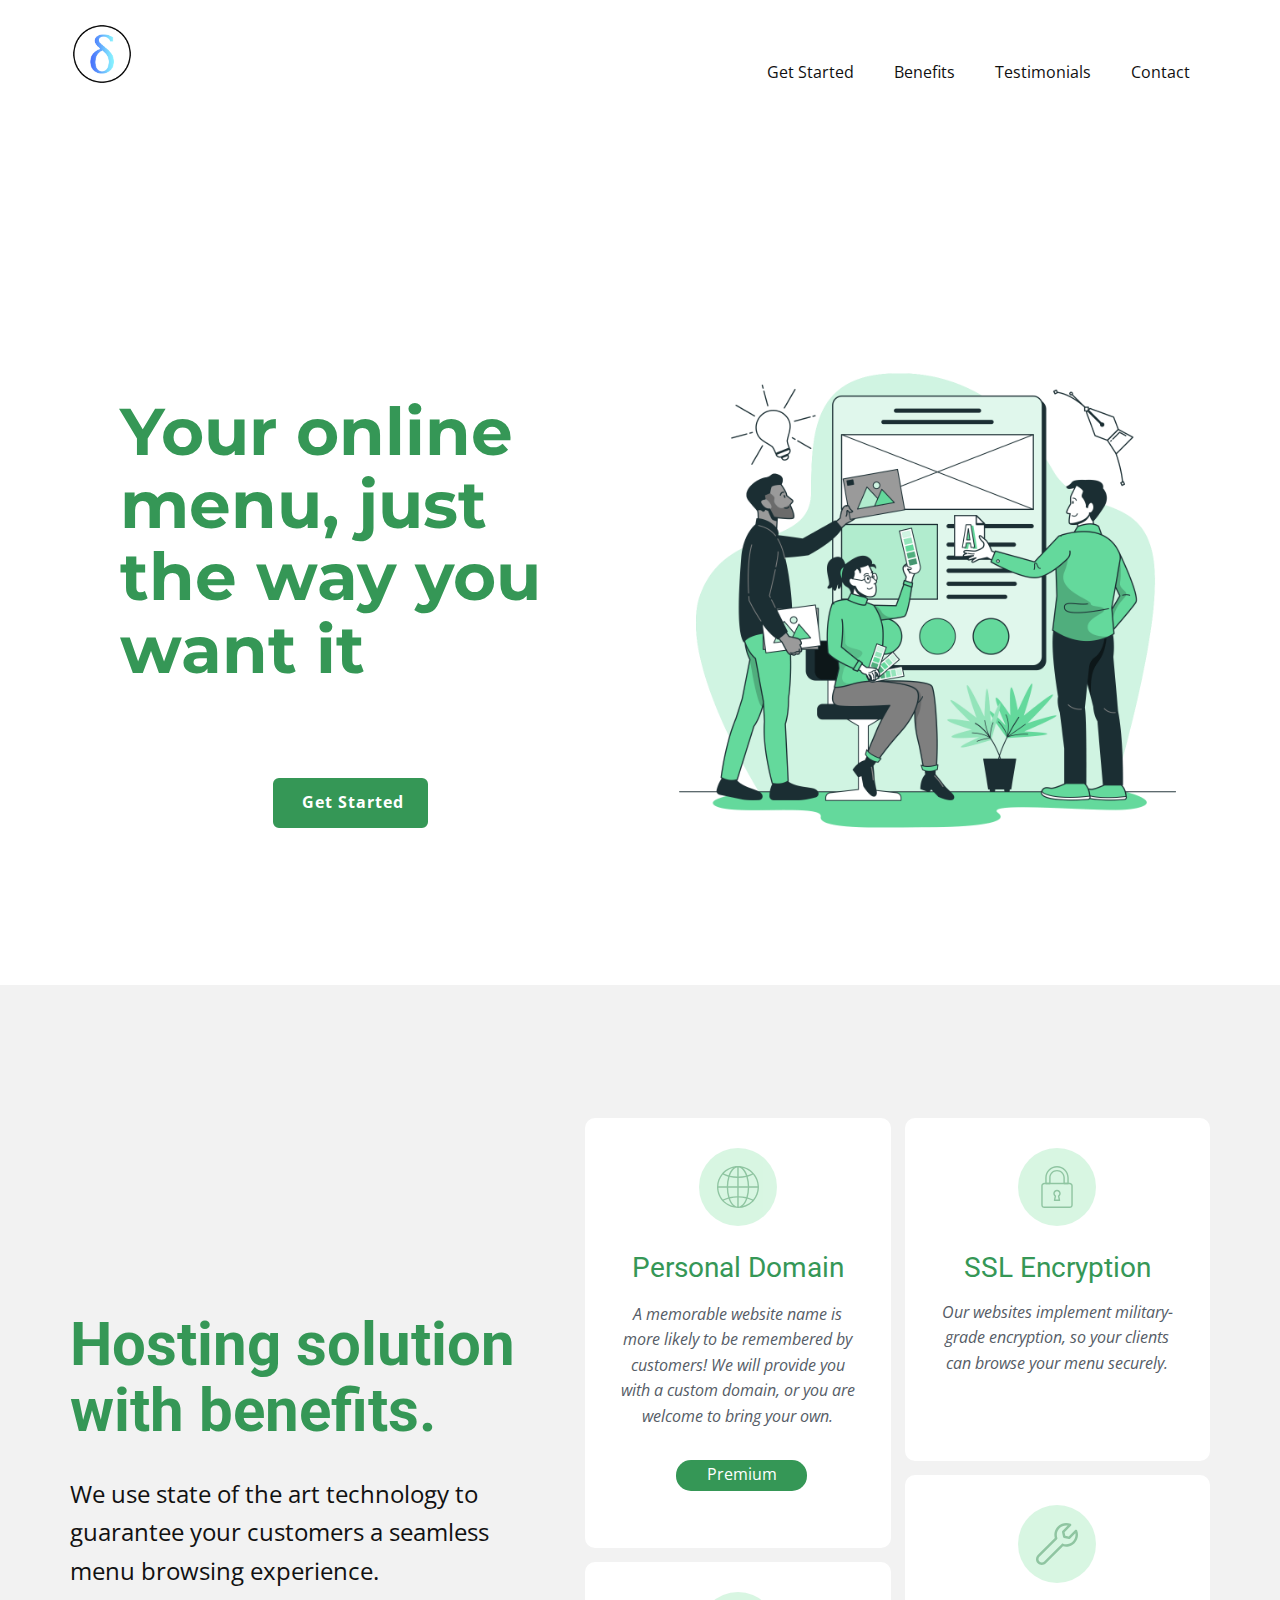
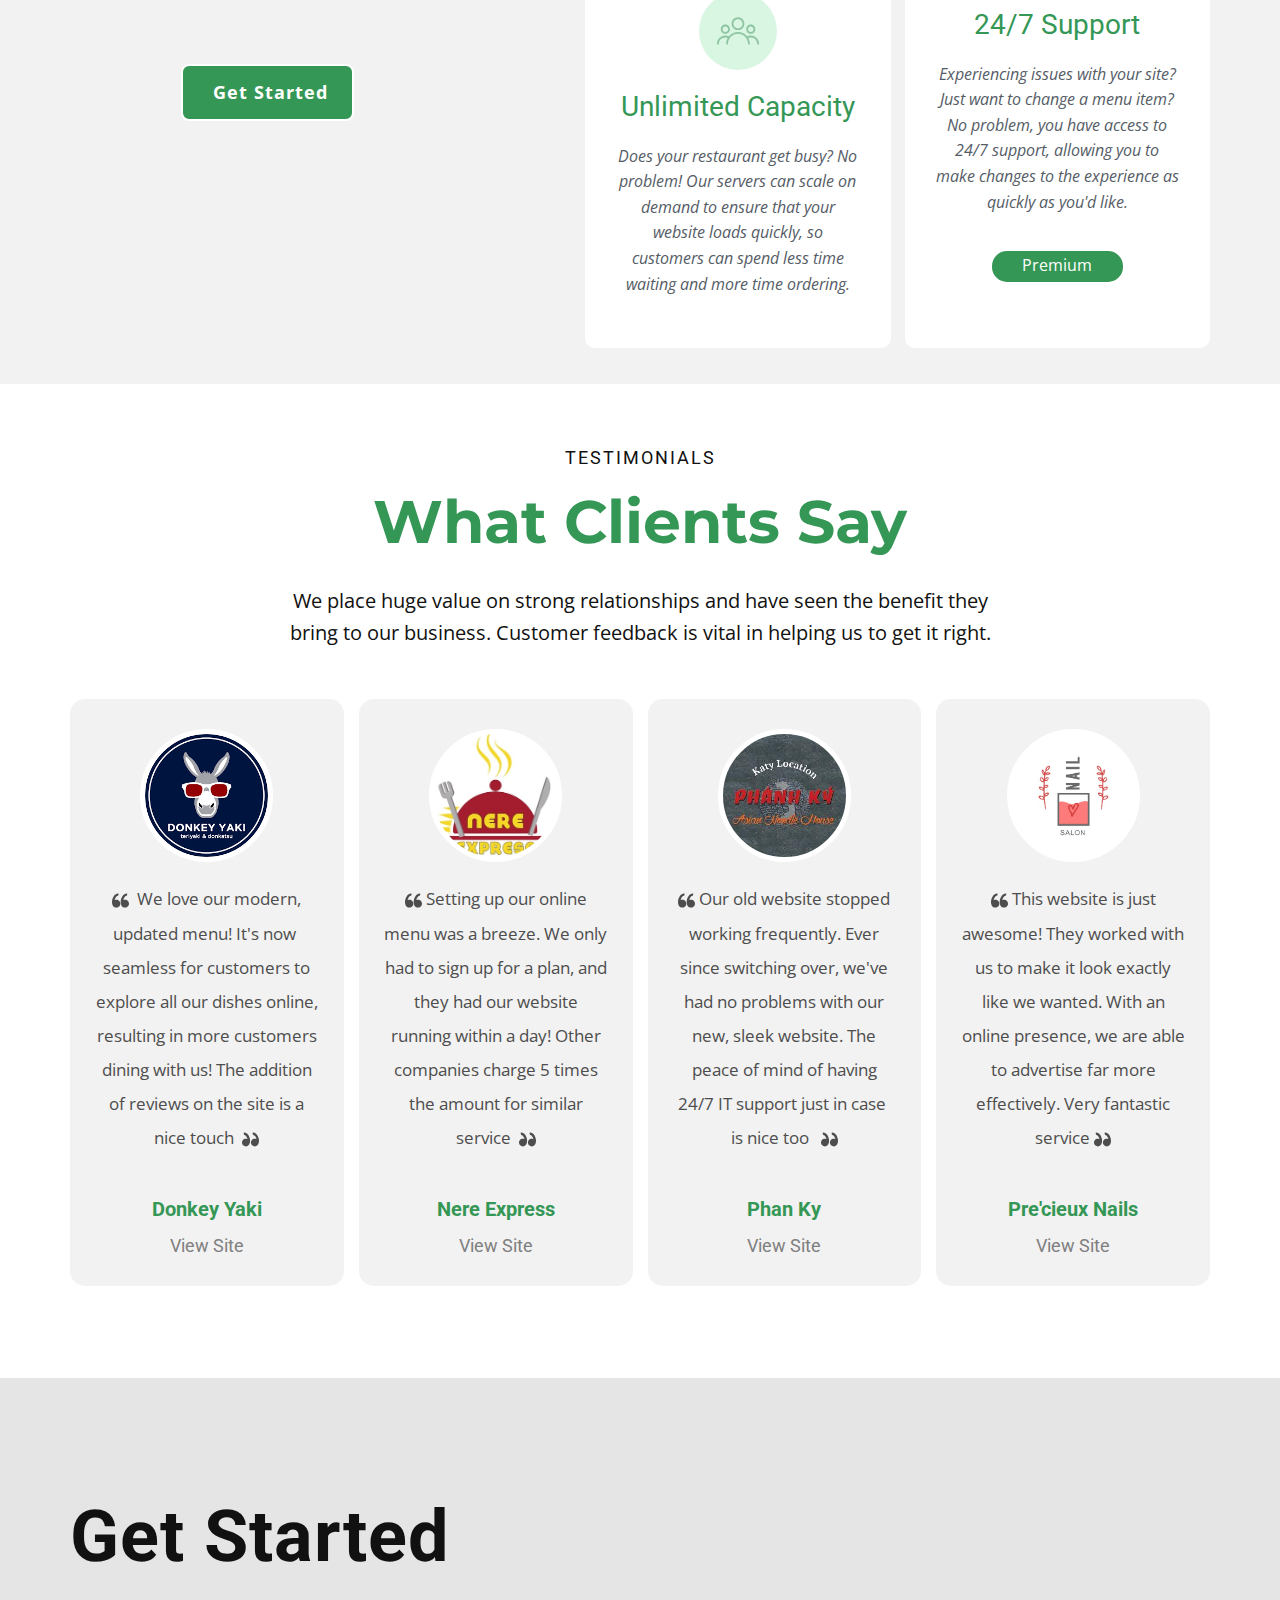
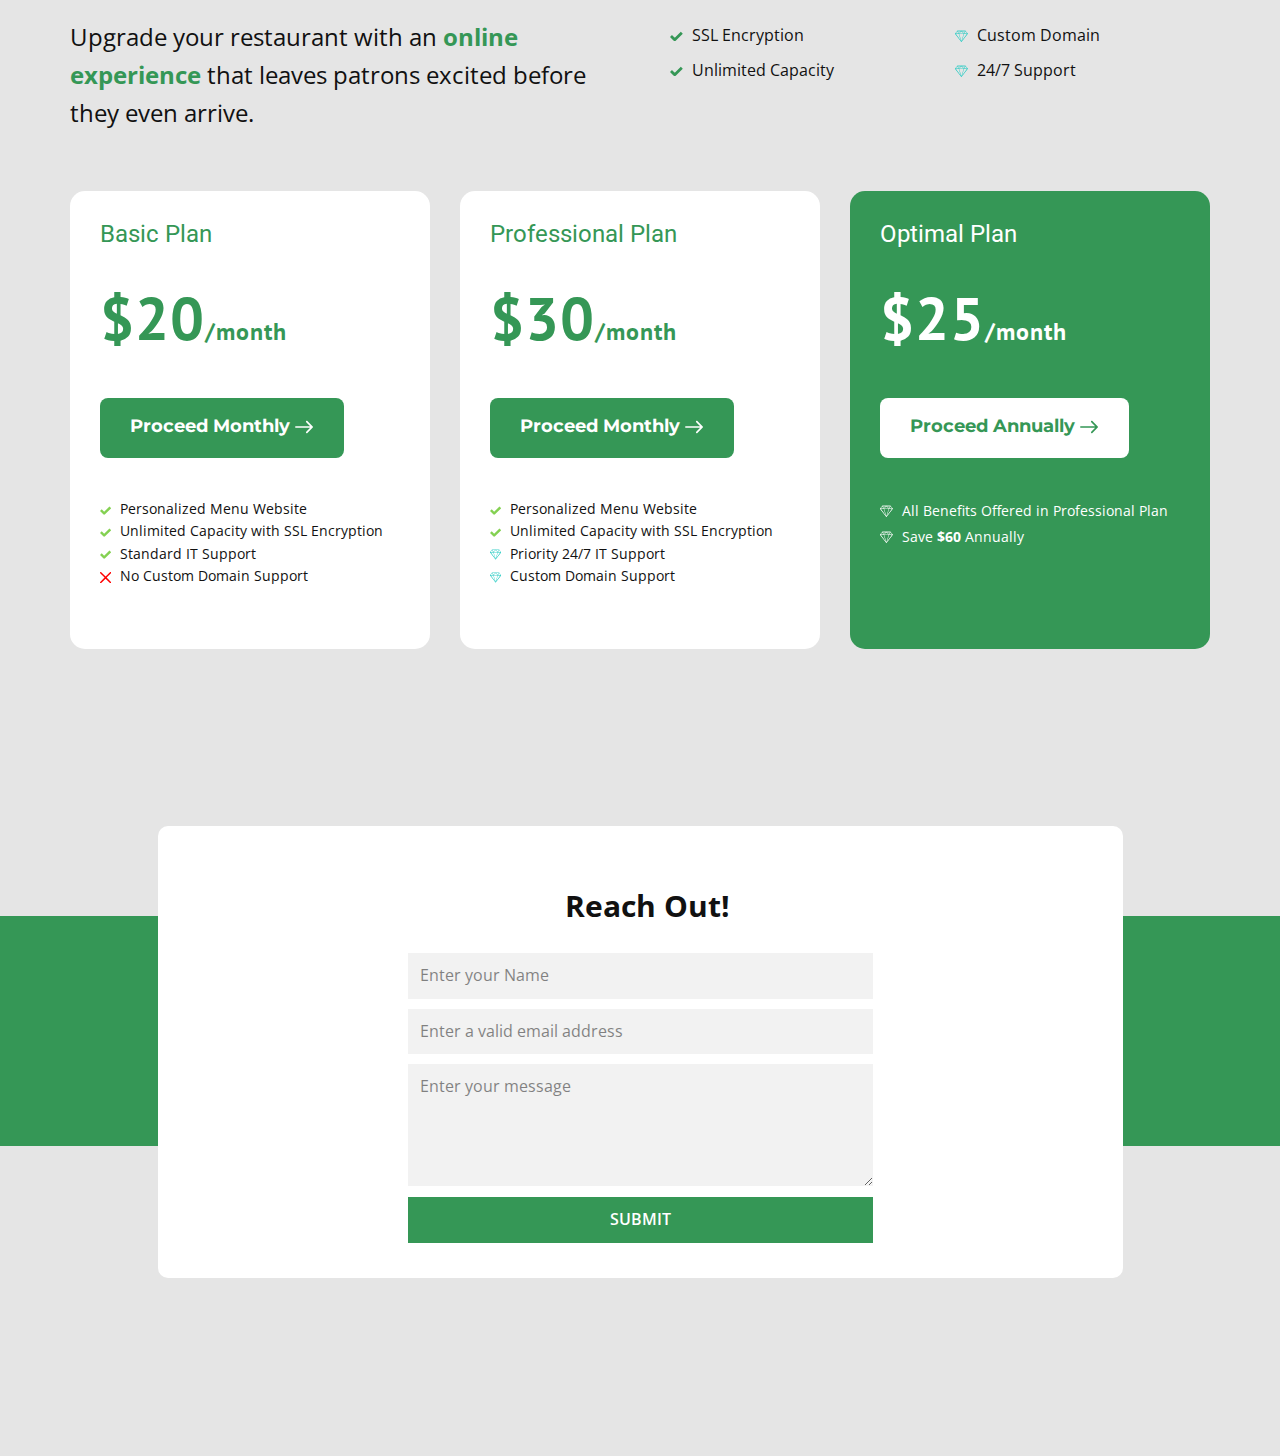
<file: index.html>
<!DOCTYPE html>
<html style="font-size: 16px;"><head>
    <script async src="https://pagead2.googlesyndication.com/pagead/js/adsbygoogle.js?client=ca-pub-4104797071351807"
     crossorigin="anonymous"></script>
    <meta name="viewport" content="width=device-width, initial-scale=1.0">
    <meta charset="utf-8">
    <meta name="keywords" content="online menu, menu website, cheap menu, digital menu, restaurant menu, menu hosting, web menu hosting">
    <meta name="description" content="Your online menu, just the way you want it! We ensure your customers have a seamless web menu browsing experience so you can focus on what you do best.">
    <meta name="page_type" content="np-template-header-footer-from-plugin">
    <title>Sage Menu</title>
    <link rel="stylesheet" href="nicepage.css" media="screen">
<link rel="stylesheet" href="Home.css" media="screen">
    <script class="u-script" type="text/javascript" src="jquery.js" defer=""></script>
    <script class="u-script" type="text/javascript" src="nicepage.js" defer=""></script>
    <meta name="generator" content="Nicepage 3.25.0, nicepage.com">
    <meta property="og:title" content="Sage Menu">
    <meta property="og:description" content="Your online menu, just the way you want it!">
    <meta property="og:image" content="images/uuu.png">
    <link id="u-theme-google-font" rel="stylesheet" href="https://fonts.googleapis.com/css?family=Roboto:100,100i,300,300i,400,400i,500,500i,700,700i,900,900i|Open+Sans:300,300i,400,400i,600,600i,700,700i,800,800i">
    <link id="u-page-google-font" rel="stylesheet" href="https://fonts.googleapis.com/css?family=Montserrat:100,100i,200,200i,300,300i,400,400i,500,500i,600,600i,700,700i,800,800i,900,900i|PT+Sans:400,400i,700,700i|Open+Sans:300,300i,400,400i,600,600i,700,700i,800,800i">
    
    
    
    
    
    
    <script type="application/ld+json">{
		"@context": "http://schema.org",
		"@type": "Organization",
		"name": "Landing",
		"logo": "images/logo.png"
}</script>
    <meta name="theme-color" content="#478ac9">
    <meta property="og:type" content="website">
<!-- Google tag (gtag.js) -->
<script async src="https://www.googletagmanager.com/gtag/js?id=G-FKY47VPYMB"></script>
<script>
  window.dataLayer = window.dataLayer || [];
  function gtag(){dataLayer.push(arguments);}
  gtag('js', new Date());

  gtag('config', 'G-FKY47VPYMB');
</script>
</head>
  <body data-home-page="Home.html" data-home-page-title="Home" class="u-body"><header class="u-clearfix u-header u-header" id="sec-4924"><div class="u-clearfix u-sheet u-valign-middle u-sheet-1">
        <a href="Home.html#carousel_662e" data-page-id="89994799" class="u-image u-logo u-image-1" data-image-width="812" data-image-height="812" title="Home">
          <img src="images/logo.png" class="u-logo-image u-logo-image-1" alt="">
        </a>
        <nav class="u-menu u-menu-dropdown u-offcanvas u-menu-1">
          <div class="menu-collapse" style="font-size: 1rem; letter-spacing: 0px;">
            <a class="u-button-style u-custom-left-right-menu-spacing u-custom-padding-bottom u-custom-top-bottom-menu-spacing u-nav-link u-text-active-palette-1-base u-text-hover-palette-2-base" href="#">
              <svg><use xmlns:xlink="http://www.w3.org/1999/xlink" xlink:href="#menu-hamburger"></use></svg>
              <svg version="1.1" xmlns="http://www.w3.org/2000/svg" xmlns:xlink="http://www.w3.org/1999/xlink"><defs><symbol id="menu-hamburger" viewBox="0 0 16 16" style="width: 16px; height: 16px;"><rect y="1" width="16" height="2"></rect><rect y="7" width="16" height="2"></rect><rect y="13" width="16" height="2"></rect>
</symbol>
</defs></svg>
            </a>
          </div>
          <div class="u-custom-menu u-nav-container">
            <ul class="u-nav u-unstyled u-nav-1"><li class="u-nav-item"><a class="u-button-style u-nav-link u-text-active-palette-1-base u-text-hover-palette-2-base" href="Home.html#carousel_10cb" data-page-id="89994799" style="padding: 10px 20px;">Get Started</a>
</li><li class="u-nav-item"><a class="u-button-style u-nav-link u-text-active-palette-1-base u-text-hover-palette-2-base" href="Home.html#carousel_8112" data-page-id="89994799" style="padding: 10px 20px;">Benefits</a>
</li><li class="u-nav-item"><a class="u-button-style u-nav-link u-text-active-palette-1-base u-text-hover-palette-2-base" href="Home.html#carousel_b953" data-page-id="89994799" style="padding: 10px 20px;">Testimonials</a>
</li><li class="u-nav-item"><a class="u-button-style u-nav-link u-text-active-palette-1-base u-text-hover-palette-2-base" href="Home.html#carousel_ae46" data-page-id="89994799" style="padding: 10px 20px;">Contact</a>
</li></ul>
          </div>
          <div class="u-custom-menu u-nav-container-collapse">
            <div class="u-black u-container-style u-inner-container-layout u-opacity u-opacity-95 u-sidenav">
              <div class="u-sidenav-overflow">
                <div class="u-menu-close"></div>
                <ul class="u-align-center u-nav u-popupmenu-items u-unstyled u-nav-2"><li class="u-nav-item"><a class="u-button-style u-nav-link" href="Home.html#carousel_10cb" data-page-id="89994799" style="padding: 10px 20px;">Get Started</a>
</li><li class="u-nav-item"><a class="u-button-style u-nav-link" href="Home.html#carousel_8112" data-page-id="89994799" style="padding: 10px 20px;">Benefits</a>
</li><li class="u-nav-item"><a class="u-button-style u-nav-link" href="Home.html#carousel_b953" data-page-id="89994799" style="padding: 10px 20px;">Testimonials</a>
</li><li class="u-nav-item"><a class="u-button-style u-nav-link" href="Home.html#carousel_ae46" data-page-id="89994799" style="padding: 10px 20px;">Contact</a>
</li></ul>
              </div>
            </div>
            <div class="u-black u-menu-overlay u-opacity u-opacity-70"></div>
          </div>
        </nav>
      </div></header>
    <section class="u-clearfix u-section-1" id="carousel_662e">
      <div class="u-clearfix u-sheet u-valign-middle u-sheet-1">
        <div class="u-clearfix u-expanded-width u-gutter-0 u-layout-wrap u-layout-wrap-1">
          <div class="u-layout" style="">
            <div class="u-layout-row" style="">
              <div class="u-align-center-xs u-align-left-lg u-align-left-md u-align-left-sm u-align-left-xl u-container-style u-layout-cell u-left-cell u-size-30 u-size-xs-60 u-white u-layout-cell-1" src="">
                <div class="u-container-layout u-container-layout-1">
                  <h1 class="u-align-left u-custom-font u-font-montserrat u-text u-text-palette-2-base u-text-1">Your online menu, just the way you want it<br>
                  </h1>
                  <a href="Home.html#carousel_10cb" data-page-id="89994799" class="u-active-white u-align-center u-border-2 u-border-active-palette-2-base u-border-hover-palette-2-base u-border-white u-btn u-btn-round u-button-style u-hover-white u-palette-2-base u-radius-8 u-text-active-palette-2-base u-text-body-alt-color u-text-hover-palette-2-base u-btn-1"> &nbsp;Get Started</a>
                </div>
              </div>
              <div class="u-align-center u-container-style u-layout-cell u-right-cell u-size-30 u-size-xs-60 u-layout-cell-2" src="">
                <div class="u-container-layout u-valign-bottom-lg u-valign-bottom-xl u-valign-middle-md u-container-layout-2" src="">
                  <img class="u-expanded-width-lg u-expanded-width-md u-expanded-width-sm u-expanded-width-xs u-image u-image-contain u-image-1" src="images/xcxcxcxc-min.png" data-image-width="1200" data-image-height="1100">
                </div>
              </div>
            </div>
          </div>
        </div>
      </div>
    </section>
    <section class="u-align-center u-clearfix u-grey-5 u-section-2" id="carousel_8112">
      <div class="u-clearfix u-sheet u-sheet-1">
        <div class="u-align-left u-container-style u-expanded-width-md u-expanded-width-sm u-expanded-width-xs u-group u-shape-rectangle u-group-1">
          <div class="u-container-layout u-valign-top-md u-valign-top-sm u-valign-top-xs u-container-layout-1">
            <h1 class="u-text u-text-palette-2-base u-text-1"> Hosting solution with benefits.</h1>
            <p class="u-text u-text-2">We use state of the art technology to guarantee your customers a seamless menu browsing experience.</p>
            <a href="Home.html#carousel_10cb" data-page-id="89994799" class="u-active-white u-align-center u-border-2 u-border-active-palette-2-base u-border-hover-palette-2-base u-border-white u-btn u-btn-round u-button-style u-hover-white u-palette-2-base u-radius-8 u-text-active-palette-2-base u-text-body-alt-color u-text-hover-palette-2-base u-btn-1"> &nbsp;Get Started</a>
          </div>
        </div>
        <div class="u-clearfix u-expanded-width-md u-expanded-width-sm u-expanded-width-xs u-gutter-14 u-layout-wrap u-layout-wrap-1">
          <div class="u-gutter-0 u-layout">
            <div class="u-layout-row">
              <div class="u-size-30">
                <div class="u-layout-col">
                  <div class="u-align-center u-container-style u-layout-cell u-radius-10 u-size-40 u-white u-layout-cell-1">
                    <div class="u-container-layout u-valign-bottom-sm u-valign-bottom-xs u-container-layout-2"><span class="u-icon u-icon-circle u-opacity u-opacity-55 u-palette-2-light-2 u-spacing-18 u-text-palette-2-base u-icon-1"><svg class="u-svg-link" preserveAspectRatio="xMidYMin slice" viewBox="0 0 479.447 479.447" style=""><use xmlns:xlink="http://www.w3.org/1999/xlink" xlink:href="#svg-8ac8"></use></svg><svg class="u-svg-content" viewBox="0 0 479.447 479.447" x="0px" y="0px" id="svg-8ac8" style="enable-background:new 0 0 479.447 479.447;"><g><g><path d="M239.446,0.022c-8.594,0-17.182,0.462-25.727,1.383c-7.832,0.8-15.568,2.112-23.2,3.704    c-1.477,0.309-2.955,0.635-4.432,0.976C141.12,16.323,100.06,39.314,67.831,72.301c-2.997,3.072-5.931,6.235-8.8,9.488    c-87.06,99.948-76.612,251.548,23.337,338.608c95.688,83.349,239.723,77.803,328.719-12.656c3.003-3.072,5.936-6.235,8.8-9.488    c38.421-43.754,59.594-100.003,59.56-158.232C479.447,107.472,371.995,0.021,239.446,0.022z M78.495,84.301    c1.264-1.312,2.576-2.568,3.864-3.84c1.488-1.464,2.968-2.936,4.488-4.352c1.336-1.248,2.712-2.448,4.08-3.664    c1.544-1.368,3.08-2.736,4.664-4.056c1.392-1.176,2.824-2.304,4.248-3.44c1.6-1.28,3.2-2.56,4.848-3.792    c1.456-1.096,2.936-2.16,4.424-3.2c1.656-1.184,3.32-2.4,5.008-3.504c1.512-1.024,3.04-2.016,4.576-3    c1.712-1.096,3.432-2.176,5.168-3.2c1.563-0.933,3.136-1.851,4.72-2.752c1.771-1.008,3.549-1.992,5.336-2.952    c1.6-0.853,3.2-1.688,4.8-2.504c1.824-0.92,3.664-1.808,5.512-2.68c1.6-0.76,3.264-1.52,4.912-2.24c1.88-0.8,3.784-1.6,5.688-2.4    c1.656-0.68,3.304-1.344,4.976-1.984c1.936-0.736,3.896-1.424,5.856-2.112c1.672-0.584,3.344-1.168,5.04-1.72    c1.992-0.64,4-1.232,6.016-1.816c1.688-0.488,3.36-0.992,5.056-1.448c0.648-0.168,1.296-0.304,1.944-0.472    c-23.68,22.993-41.253,51.529-51.128,83.024c-18.988-5.008-37.37-12.082-54.816-21.096C78.039,84.821,78.263,84.541,78.495,84.301    z M66.991,97.181c19.217,10.412,39.595,18.522,60.712,24.16c-10.352,35.996-15.786,73.227-16.152,110.68h-95.92    C17.374,182.632,35.435,135.214,66.991,97.181z M66.991,382.861c-31.554-38.034-49.615-85.452-51.36-134.84h95.92    c0.366,37.453,5.799,74.684,16.152,110.68C106.587,364.341,86.209,372.45,66.991,382.861z M181.727,456.429    c-1.616-0.408-3.288-0.936-4.952-1.424c-2.024-0.592-4.056-1.184-6.056-1.832c-1.688-0.544-3.352-1.128-5.016-1.712    c-1.968-0.68-3.936-1.376-5.88-2.12c-1.664-0.632-3.304-1.296-4.952-1.968c-1.912-0.8-3.824-1.6-5.72-2.4    c-1.632-0.72-3.256-1.461-4.872-2.224c-1.864-0.88-3.72-1.776-5.6-2.704c-1.6-0.8-3.2-1.6-4.8-2.472    c-1.808-0.968-3.6-1.96-5.392-2.984c-1.6-0.888-3.12-1.8-4.664-2.728c-1.76-1.056-3.488-2.144-5.216-3.256    c-1.52-0.968-3.04-1.952-4.536-2.96c-1.704-1.152-3.392-2.352-5.064-3.552c-1.464-1.048-2.928-2.096-4.368-3.2    c-1.656-1.248-3.28-2.536-4.896-3.832c-1.416-1.128-2.824-2.248-4.208-3.408c-1.6-1.328-3.144-2.712-4.696-4.088    c-1.36-1.208-2.728-2.4-4.056-3.632c-1.528-1.424-3.008-2.904-4.496-4.368c-1.288-1.272-2.6-2.528-3.864-3.832    c-0.232-0.248-0.456-0.504-0.688-0.744c17.445-9.018,35.827-16.095,54.816-21.104c9.877,31.494,27.449,60.029,51.128,83.024    C183.031,456.741,182.375,456.605,181.727,456.429z M231.447,463.389c-34.232-4.864-64.24-40.592-83.12-93.352    c27.296-6.112,55.151-9.391,83.12-9.784V463.389z M231.447,344.253c-29.67,0.39-59.215,3.914-88.144,10.512    c-10.045-34.707-15.344-70.615-15.752-106.744h103.896V344.253z M231.447,232.021H127.551    c0.407-36.129,5.706-72.037,15.752-106.744c28.929,6.597,58.475,10.121,88.144,10.512V232.021z M231.447,119.789    c-27.97-0.39-55.824-3.669-83.12-9.784c18.88-52.76,48.888-88.488,83.12-93.352V119.789z M411.903,97.181    c31.554,38.034,49.615,85.452,51.36,134.84h-95.92c-0.366-37.453-5.799-74.684-16.152-110.68    C372.307,115.7,392.685,107.591,411.903,97.181z M297.103,23.605c1.68,0.416,3.352,0.944,5.016,1.432    c2.024,0.592,4.056,1.184,6.056,1.832c1.688,0.544,3.352,1.128,5.016,1.712c1.968,0.68,3.936,1.376,5.88,2.12    c1.664,0.632,3.304,1.296,4.952,1.968c1.912,0.8,3.824,1.6,5.72,2.4c1.632,0.72,3.256,1.461,4.872,2.224    c1.864,0.88,3.72,1.776,5.6,2.704c1.6,0.8,3.2,1.6,4.8,2.472c1.808,0.968,3.6,1.96,5.392,2.984c1.6,0.888,3.12,1.8,4.664,2.728    c1.76,1.056,3.488,2.144,5.216,3.256c1.52,0.968,3.04,1.952,4.536,2.96c1.704,1.152,3.384,2.344,5.056,3.544    c1.472,1.048,2.936,2.104,4.384,3.2c1.648,1.24,3.264,2.528,4.888,3.824c1.408,1.12,2.824,2.24,4.208,3.408    c1.6,1.328,3.144,2.712,4.696,4.088c1.36,1.208,2.728,2.4,4.056,3.632c1.528,1.424,3.008,2.904,4.496,4.368    c1.288,1.272,2.6,2.528,3.864,3.832c0.232,0.248,0.456,0.504,0.688,0.744c-17.445,9.018-35.827,16.095-54.816,21.104    c-9.896-31.498-27.491-60.031-51.192-83.016C295.799,23.293,296.455,23.429,297.103,23.605z M247.447,16.653    c34.232,4.864,64.24,40.592,83.12,93.352c-27.296,6.112-55.151,9.391-83.12,9.784V16.653z M247.447,135.789    c29.67-0.39,59.215-3.914,88.144-10.512c10.045,34.707,15.344,70.615,15.752,106.744H247.447V135.789z M247.447,248.021h103.896    c-0.407,36.129-5.706,72.037-15.752,106.744h0c-28.929-6.597-58.474-10.121-88.144-10.512V248.021z M247.447,463.389V360.253    c27.97,0.39,55.824,3.669,83.12,9.784C311.687,422.797,281.679,458.525,247.447,463.389z M400.399,395.741    c-1.264,1.304-2.568,2.56-3.856,3.832c-1.488,1.464-2.976,2.944-4.504,4.368c-1.328,1.24-2.696,2.4-4.056,3.64    c-1.552,1.376-3.096,2.752-4.68,4.08c-1.4,1.168-2.824,2.296-4.248,3.432c-1.6,1.28-3.2,2.56-4.848,3.792    c-1.456,1.096-2.936,2.16-4.424,3.2c-1.656,1.184-3.32,2.4-5.008,3.504c-1.512,1.024-3.04,2.016-4.576,2.992    c-1.712,1.104-3.437,2.171-5.176,3.2c-1.6,0.936-3.128,1.848-4.704,2.752c-1.771,1.008-3.552,1.992-5.344,2.952    c-1.6,0.853-3.2,1.688-4.8,2.504c-1.824,0.92-3.664,1.808-5.512,2.68c-1.6,0.76-3.264,1.52-4.912,2.24    c-1.88,0.8-3.784,1.6-5.688,2.4c-1.656,0.672-3.304,1.344-4.968,1.976c-1.952,0.744-3.912,1.44-5.88,2.12    c-1.664,0.584-3.328,1.168-5.016,1.712c-2,0.648-4,1.24-6.04,1.824c-1.672,0.496-3.352,0.992-5.04,1.448    c-0.648,0.168-1.296,0.304-1.944,0.472c23.68-22.993,41.253-51.529,51.128-83.024c18.988,5.008,37.37,12.082,54.816,21.096    C400.855,395.221,400.631,395.501,400.399,395.741z M411.903,382.861c-19.217-10.412-39.595-18.522-60.712-24.16    c10.352-35.996,15.786-73.227,16.152-110.68h95.92C461.521,297.409,443.459,344.828,411.903,382.861z"></path>
</g>
</g></svg></span>
                      <h3 class="u-text u-text-default u-text-palette-2-base u-text-3">Personal Domain</h3>
                      <p class="u-align-center u-text u-text-palette-5-dark-2 u-text-4"> A memorable website name is more likely to be remembered by customers! We will provide you with a custom domain, or you are welcome to bring your own.</p>
                      <div class="u-align-center-lg u-align-center-md u-align-center-sm u-align-center-xs u-container-style u-group u-palette-2-base u-radius-15 u-shape-round u-group-2">
                        <div class="u-container-layout u-container-layout-3">
                          <p class="u-align-center-lg u-align-center-xl u-text u-text-default u-text-5">Premium</p>
                        </div>
                      </div>
                    </div>
                  </div>
                  <div class="u-align-center u-container-style u-layout-cell u-radius-10 u-size-20 u-white u-layout-cell-2">
                    <div class="u-container-layout u-container-layout-4"><span class="u-icon u-icon-circle u-opacity u-opacity-55 u-palette-2-light-2 u-spacing-18 u-text-palette-2-base u-icon-2"><svg class="u-svg-link" preserveAspectRatio="xMidYMin slice" viewBox="0 0 490.667 490.667" style=""><use xmlns:xlink="http://www.w3.org/1999/xlink" xlink:href="#svg-de6d"></use></svg><svg class="u-svg-content" viewBox="0 0 490.667 490.667" x="0px" y="0px" id="svg-de6d" style="enable-background:new 0 0 490.667 490.667;"><g><g><path d="M245.333,85.333c-41.173,0-74.667,33.493-74.667,74.667s33.493,74.667,74.667,74.667S320,201.173,320,160    C320,118.827,286.507,85.333,245.333,85.333z M245.333,213.333C215.936,213.333,192,189.397,192,160    c0-29.397,23.936-53.333,53.333-53.333s53.333,23.936,53.333,53.333S274.731,213.333,245.333,213.333z"></path>
</g>
</g><g><g><path d="M394.667,170.667c-29.397,0-53.333,23.936-53.333,53.333s23.936,53.333,53.333,53.333S448,253.397,448,224    S424.064,170.667,394.667,170.667z M394.667,256c-17.643,0-32-14.357-32-32c0-17.643,14.357-32,32-32s32,14.357,32,32    C426.667,241.643,412.309,256,394.667,256z"></path>
</g>
</g><g><g><path d="M97.515,170.667c-29.419,0-53.333,23.936-53.333,53.333s23.936,53.333,53.333,53.333s53.333-23.936,53.333-53.333    S126.933,170.667,97.515,170.667z M97.515,256c-17.643,0-32-14.357-32-32c0-17.643,14.357-32,32-32c17.643,0,32,14.357,32,32    C129.515,241.643,115.157,256,97.515,256z"></path>
</g>
</g><g><g><path d="M245.333,256c-76.459,0-138.667,62.208-138.667,138.667c0,5.888,4.779,10.667,10.667,10.667S128,400.555,128,394.667    c0-64.704,52.629-117.333,117.333-117.333s117.333,52.629,117.333,117.333c0,5.888,4.779,10.667,10.667,10.667    c5.888,0,10.667-4.779,10.667-10.667C384,318.208,321.792,256,245.333,256z"></path>
</g>
</g><g><g><path d="M394.667,298.667c-17.557,0-34.752,4.8-49.728,13.867c-5.013,3.072-6.635,9.621-3.584,14.656    c3.093,5.035,9.621,6.635,14.656,3.584C367.637,323.712,380.992,320,394.667,320c41.173,0,74.667,33.493,74.667,74.667    c0,5.888,4.779,10.667,10.667,10.667c5.888,0,10.667-4.779,10.667-10.667C490.667,341.739,447.595,298.667,394.667,298.667z"></path>
</g>
</g><g><g><path d="M145.707,312.512c-14.955-9.045-32.149-13.845-49.707-13.845c-52.928,0-96,43.072-96,96    c0,5.888,4.779,10.667,10.667,10.667s10.667-4.779,10.667-10.667C21.333,353.493,54.827,320,96,320    c13.675,0,27.029,3.712,38.635,10.752c5.013,3.051,11.584,1.451,14.656-3.584C152.363,322.133,150.741,315.584,145.707,312.512z"></path>
</g>
</g></svg></span>
                      <h3 class="u-text u-text-default u-text-palette-2-base u-text-6">Unlimited Capacity</h3>
                      <p class="u-text u-text-palette-5-dark-2 u-text-7">Does your restaurant get busy? No problem! Our servers can scale on demand to ensure that your website loads quickly, so customers can spend less time waiting and more time ordering.</p>
                    </div>
                  </div>
                </div>
              </div>
              <div class="u-size-30">
                <div class="u-layout-col">
                  <div class="u-align-center u-container-style u-layout-cell u-radius-10 u-size-20 u-white u-layout-cell-3">
                    <div class="u-container-layout u-valign-top u-container-layout-5"><span class="u-icon u-icon-circle u-opacity u-opacity-55 u-palette-2-light-2 u-spacing-18 u-text-palette-2-base u-icon-3"><svg class="u-svg-link" preserveAspectRatio="xMidYMin slice" viewBox="0 0 512 512" style=""><use xmlns:xlink="http://www.w3.org/1999/xlink" xlink:href="#svg-61a8"></use></svg><svg class="u-svg-content" viewBox="0 0 512 512" x="0px" y="0px" id="svg-61a8" style="enable-background:new 0 0 512 512;"><g><g><path d="M255.999,0c-79.044,0-143.352,64.308-143.352,143.353v70.193c0,4.78,3.879,8.656,8.659,8.656h48.057    c4.78,0,8.656-3.876,8.656-8.656v-70.193c0-42.998,34.981-77.98,77.979-77.98s77.979,34.982,77.979,77.98v70.193    c0,4.78,3.88,8.656,8.661,8.656h48.057c4.78,0,8.656-3.876,8.656-8.656v-70.193C399.352,64.308,335.044,0,255.999,0z     M382.04,204.89h-30.748v-61.537c0-52.544-42.748-95.292-95.291-95.292s-95.291,42.748-95.291,95.292v61.537h-30.748v-61.537    c0-69.499,56.54-126.04,126.038-126.04c69.499,0,126.04,56.541,126.04,126.04V204.89z"></path>
</g>
</g><g><g><path d="M410.63,204.89H101.371c-20.505,0-37.188,16.683-37.188,37.188v232.734c0,20.505,16.683,37.188,37.188,37.188H410.63    c20.505,0,37.187-16.683,37.187-37.189V242.078C447.817,221.573,431.135,204.89,410.63,204.89z M430.505,474.811    c0,10.96-8.916,19.876-19.875,19.876H101.371c-10.96,0-19.876-8.916-19.876-19.876V242.078c0-10.96,8.916-19.876,19.876-19.876    H410.63c10.959,0,19.875,8.916,19.875,19.876V474.811z"></path>
</g>
</g><g><g><path d="M285.11,369.781c10.113-8.521,15.998-20.978,15.998-34.365c0-24.873-20.236-45.109-45.109-45.109    c-24.874,0-45.11,20.236-45.11,45.109c0,13.387,5.885,25.844,16,34.367l-9.731,46.362c-0.535,2.554,0.108,5.211,1.752,7.236    c1.645,2.023,4.113,3.2,6.72,3.2h60.738c2.608,0,5.076-1.176,6.719-3.2c1.643-2.026,2.286-4.683,1.751-7.234L285.11,369.781z     M270.851,358.82c-3.04,1.936-4.565,5.553-3.824,9.081l8.68,41.366h-39.415l8.682-41.363c0.74-3.529-0.782-7.146-3.824-9.081    c-8.108-5.16-12.948-13.911-12.948-23.406c0-15.327,12.469-27.796,27.797-27.796c15.327,0,27.796,12.469,27.796,27.796    C283.797,344.914,278.957,353.663,270.851,358.82z"></path>
</g>
</g></svg></span>
                      <h3 class="u-text u-text-palette-2-base u-text-8">SSL Encryption</h3>
                      <p class="u-text u-text-palette-5-dark-2 u-text-9"> Our websites implement military-grade encryption, so your clients can browse your menu securely.</p>
                    </div>
                  </div>
                  <div class="u-container-style u-layout-cell u-radius-10 u-size-40 u-white u-layout-cell-4">
                    <div class="u-container-layout u-container-layout-6"><span class="u-icon u-icon-circle u-opacity u-opacity-55 u-palette-2-light-2 u-spacing-18 u-text-palette-2-base u-icon-4"><svg class="u-svg-link" preserveAspectRatio="xMidYMin slice" viewBox="0 0 512 512" style=""><use xmlns:xlink="http://www.w3.org/1999/xlink" xlink:href="#svg-e907"></use></svg><svg class="u-svg-content" viewBox="0 0 512 512" x="0px" y="0px" id="svg-e907" style="enable-background:new 0 0 512 512;"><g><g><path d="M501.818,90.997c-1.876-4.733-6.008-8.204-10.993-9.234c-4.992-1.032-10.157,0.516-13.756,4.116l-77.994,77.994    l-41.932-9.016l-9.015-41.932l77.994-77.995c3.6-3.6,5.146-8.77,4.116-13.755c-1.031-4.986-4.502-9.117-9.234-10.995    c-53.547-21.234-114.462-8.644-155.187,32.078c-19.604,19.604-33.066,44.226-38.93,71.206    c-5.016,23.082-4.312,46.931,1.991,69.544L20.734,391.153C7.363,404.523,0,422.3,0,441.209c0,18.909,7.363,36.686,20.735,50.057    C34.105,504.637,51.882,512,70.791,512c18.908,0,36.686-7.363,50.056-20.734l208.145-208.144    c22.613,6.303,46.461,7.007,69.543,1.99c26.98-5.864,51.603-19.327,71.207-38.93C510.463,205.459,523.053,144.546,501.818,90.997z     M448.354,224.796c-30.845,30.845-77.377,41.402-118.55,26.89c-5.49-1.934-11.602-0.546-15.719,3.57L99.46,469.88    c-7.658,7.659-17.841,11.877-28.671,11.877c-10.831,0-21.012-4.218-28.671-11.877c-7.658-7.659-11.876-17.841-11.876-28.671    c0-10.83,4.218-21.012,11.877-28.671l214.624-214.624c4.116-4.116,5.504-10.229,3.57-15.719    c-14.511-41.171-3.956-87.705,26.889-118.55c21.8-21.8,50.919-33.398,80.596-33.398c6.226,0,12.479,0.51,18.69,1.545l-65.57,65.57    c-3.63,3.629-5.171,8.852-4.092,13.871l12.799,59.533c1.251,5.814,5.792,10.355,11.605,11.605l59.534,12.8    c5.022,1.079,10.241-0.462,13.872-4.092l65.569-65.57C486.17,161.332,474.726,198.423,448.354,224.796z"></path>
</g>
</g></svg></span>
                      <h3 class="u-align-center u-text u-text-default u-text-palette-2-base u-text-10">24/7 Support</h3>
                      <p class="u-align-center u-text u-text-palette-5-dark-2 u-text-11">Experiencing issues with your site? Just want to change a menu item? No problem, you have access to 24/7 support, allowing you to make changes to the experience as quickly as you'd like.</p>
                      <div class="u-align-center-lg u-align-center-md u-align-center-sm u-align-center-xs u-container-style u-group u-palette-2-base u-radius-15 u-shape-round u-group-3">
                        <div class="u-container-layout u-container-layout-7">
                          <p class="u-align-center-lg u-align-center-xl u-text u-text-default u-text-12">Premium</p>
                        </div>
                      </div>
                    </div>
                  </div>
                </div>
              </div>
            </div>
          </div>
        </div>
      </div>
    </section>
    <section class="u-align-center u-clearfix u-section-3" id="carousel_b953">
      <div class="u-clearfix u-sheet u-sheet-1">
        <h6 class="u-text u-text-default u-text-1">testimonials</h6>
        <h1 class="u-custom-font u-font-montserrat u-text u-text-palette-2-base u-text-2">What Clients Say<br>
        </h1>
        <p class="u-text u-text-3">We place huge value on strong relationships and have seen the benefit they bring to our business. Customer feedback is vital in helping us to get it right.</p>
        <div class="u-expanded-width u-list u-list-1">
          <div class="u-repeater u-repeater-1">
            <div class="u-align-center u-container-style u-grey-5 u-list-item u-radius-15 u-repeater-item u-shape-round u-list-item-1">
              <div class="u-container-layout u-similar-container u-valign-top u-container-layout-1">
                <div alt="" class="u-border-5 u-border-white u-image u-image-circle u-image-1" data-image-width="1600" data-image-height="800" data-href="https://sagemenu.com/donkeyyaki/" data-target="_blank"></div>
                <p class="u-text u-text-grey-70 u-text-4"><span class="u-icon u-icon-1"><svg class="u-svg-content" viewBox="0 0 95.333 95.332" x="0px" y="0px" style="width: 1em; height: 1em;"><g><g><path d="M30.512,43.939c-2.348-0.676-4.696-1.019-6.98-1.019c-3.527,0-6.47,0.806-8.752,1.793    c2.2-8.054,7.485-21.951,18.013-23.516c0.975-0.145,1.774-0.85,2.04-1.799l2.301-8.23c0.194-0.696,0.079-1.441-0.318-2.045    s-1.035-1.007-1.75-1.105c-0.777-0.106-1.569-0.16-2.354-0.16c-12.637,0-25.152,13.19-30.433,32.076    c-3.1,11.08-4.009,27.738,3.627,38.223c4.273,5.867,10.507,9,18.529,9.313c0.033,0.001,0.065,0.002,0.098,0.002    c9.898,0,18.675-6.666,21.345-16.209c1.595-5.705,0.874-11.688-2.032-16.851C40.971,49.307,36.236,45.586,30.512,43.939z"></path><path d="M92.471,54.413c-2.875-5.106-7.61-8.827-13.334-10.474c-2.348-0.676-4.696-1.019-6.979-1.019    c-3.527,0-6.471,0.806-8.753,1.793c2.2-8.054,7.485-21.951,18.014-23.516c0.975-0.145,1.773-0.85,2.04-1.799l2.301-8.23    c0.194-0.696,0.079-1.441-0.318-2.045c-0.396-0.604-1.034-1.007-1.75-1.105c-0.776-0.106-1.568-0.16-2.354-0.16    c-12.637,0-25.152,13.19-30.434,32.076c-3.099,11.08-4.008,27.738,3.629,38.225c4.272,5.866,10.507,9,18.528,9.312    c0.033,0.001,0.065,0.002,0.099,0.002c9.897,0,18.675-6.666,21.345-16.209C96.098,65.559,95.376,59.575,92.471,54.413z"></path>
</g>
</g></svg><img></span>&nbsp; We love our modern, updated menu! It's now&nbsp; seamless for customers to explore all our dishes online, resulting in more customers dining with us! The addition of reviews on the site is a nice touch&nbsp;&nbsp;<span class="u-icon u-icon-2"><svg class="u-svg-content" viewBox="0 0 98.829 98.829" x="0px" y="0px" style="width: 1em; height: 1em;"><g><g><path d="M96.76,41.603C91.511,22.831,78.562,9.204,65.975,9.204c-1.011,0-2.021,0.088-3.005,0.262    c-0.558,0.098-1.046,0.426-1.348,0.902c-0.301,0.479-0.386,1.061-0.233,1.605l2.591,9.268c0.25,0.895,1.113,1.5,2.01,1.459    l0.206-0.004c4.668,0,13.199,6.996,17.548,22.545c0.172,0.617,0.335,1.248,0.492,1.906c-4.882-2.416-10.706-2.975-15.98-1.506    C56.358,48.97,49.388,61.356,52.714,73.252c2.696,9.639,11.563,16.373,21.563,16.373c2.037,0,4.071-0.281,6.046-0.834    c7.846-2.193,13.745-8.707,16.611-18.338C99.521,61.764,99.456,51.249,96.76,41.603z"></path><path d="M14.088,9.206c-1.009,0-2.02,0.086-3.003,0.26c-0.557,0.096-1.046,0.426-1.347,0.902    c-0.301,0.479-0.386,1.061-0.234,1.605l2.592,9.268c0.25,0.895,1.097,1.5,2.01,1.459l0.204-0.004    c4.668,0,13.2,6.996,17.549,22.545c0.173,0.621,0.336,1.252,0.492,1.906c-4.884-2.416-10.706-2.975-15.98-1.506    C4.475,48.97-2.497,61.356,0.831,73.252c2.696,9.639,11.563,16.373,21.563,16.373c2.037,0,4.071-0.281,6.047-0.834    c7.845-2.193,13.744-8.707,16.611-18.338c2.586-8.689,2.522-19.205-0.175-28.852C39.625,22.831,26.678,9.206,14.088,9.206z"></path>
</g>
</g></svg><img></span>
                </p>
                <h5 class="u-text u-text-default u-text-palette-2-base u-text-5">Donkey Yaki</h5>
                <h6 class="u-text u-text-default u-text-grey-50 u-text-6">
                  <a class="u-active-none u-border-none u-btn u-button-link u-button-style u-hover-none u-none u-text-grey-50 u-btn-1" href="https://sagemenu.com/donkeyyaki/" target="_blank">View Site</a>
                </h6>
              </div>
            </div>
            <div class="u-align-center u-container-style u-grey-5 u-list-item u-radius-15 u-repeater-item u-shape-round u-list-item-2">
              <div class="u-container-layout u-similar-container u-valign-top u-container-layout-2">
                <div alt="" class="u-border-5 u-border-white u-image u-image-circle u-image-2" data-image-width="225" data-image-height="224" data-href="https://sagemenu.com/nereexpress/" data-target="_blank"></div>
                <p class="u-text u-text-grey-70 u-text-7"><span class="u-icon u-icon-3"><svg class="u-svg-content" viewBox="0 0 95.333 95.332" x="0px" y="0px" style="width: 1em; height: 1em;"><g><g><path d="M30.512,43.939c-2.348-0.676-4.696-1.019-6.98-1.019c-3.527,0-6.47,0.806-8.752,1.793    c2.2-8.054,7.485-21.951,18.013-23.516c0.975-0.145,1.774-0.85,2.04-1.799l2.301-8.23c0.194-0.696,0.079-1.441-0.318-2.045    s-1.035-1.007-1.75-1.105c-0.777-0.106-1.569-0.16-2.354-0.16c-12.637,0-25.152,13.19-30.433,32.076    c-3.1,11.08-4.009,27.738,3.627,38.223c4.273,5.867,10.507,9,18.529,9.313c0.033,0.001,0.065,0.002,0.098,0.002    c9.898,0,18.675-6.666,21.345-16.209c1.595-5.705,0.874-11.688-2.032-16.851C40.971,49.307,36.236,45.586,30.512,43.939z"></path><path d="M92.471,54.413c-2.875-5.106-7.61-8.827-13.334-10.474c-2.348-0.676-4.696-1.019-6.979-1.019    c-3.527,0-6.471,0.806-8.753,1.793c2.2-8.054,7.485-21.951,18.014-23.516c0.975-0.145,1.773-0.85,2.04-1.799l2.301-8.23    c0.194-0.696,0.079-1.441-0.318-2.045c-0.396-0.604-1.034-1.007-1.75-1.105c-0.776-0.106-1.568-0.16-2.354-0.16    c-12.637,0-25.152,13.19-30.434,32.076c-3.099,11.08-4.008,27.738,3.629,38.225c4.272,5.866,10.507,9,18.528,9.312    c0.033,0.001,0.065,0.002,0.099,0.002c9.897,0,18.675-6.666,21.345-16.209C96.098,65.559,95.376,59.575,92.471,54.413z"></path>
</g>
</g></svg><img></span>&nbsp;Setting up our online menu was a breeze. We only had to sign up for a plan, and they had our website running within a day! Other companies charge 5 times the amount for similar service&nbsp;&nbsp;<span class="u-icon u-icon-4"><svg class="u-svg-content" viewBox="0 0 98.829 98.829" x="0px" y="0px" style="width: 1em; height: 1em;"><g><g><path d="M96.76,41.603C91.511,22.831,78.562,9.204,65.975,9.204c-1.011,0-2.021,0.088-3.005,0.262    c-0.558,0.098-1.046,0.426-1.348,0.902c-0.301,0.479-0.386,1.061-0.233,1.605l2.591,9.268c0.25,0.895,1.113,1.5,2.01,1.459    l0.206-0.004c4.668,0,13.199,6.996,17.548,22.545c0.172,0.617,0.335,1.248,0.492,1.906c-4.882-2.416-10.706-2.975-15.98-1.506    C56.358,48.97,49.388,61.356,52.714,73.252c2.696,9.639,11.563,16.373,21.563,16.373c2.037,0,4.071-0.281,6.046-0.834    c7.846-2.193,13.745-8.707,16.611-18.338C99.521,61.764,99.456,51.249,96.76,41.603z"></path><path d="M14.088,9.206c-1.009,0-2.02,0.086-3.003,0.26c-0.557,0.096-1.046,0.426-1.347,0.902    c-0.301,0.479-0.386,1.061-0.234,1.605l2.592,9.268c0.25,0.895,1.097,1.5,2.01,1.459l0.204-0.004    c4.668,0,13.2,6.996,17.549,22.545c0.173,0.621,0.336,1.252,0.492,1.906c-4.884-2.416-10.706-2.975-15.98-1.506    C4.475,48.97-2.497,61.356,0.831,73.252c2.696,9.639,11.563,16.373,21.563,16.373c2.037,0,4.071-0.281,6.047-0.834    c7.845-2.193,13.744-8.707,16.611-18.338c2.586-8.689,2.522-19.205-0.175-28.852C39.625,22.831,26.678,9.206,14.088,9.206z"></path>
</g>
</g></svg><img></span>
                </p>
                <h5 class="u-text u-text-default u-text-palette-2-base u-text-8">Nere Express</h5>
                <h6 class="u-text u-text-default u-text-grey-50 u-text-9">
                  <a class="u-active-none u-border-none u-btn u-button-link u-button-style u-hover-none u-none u-text-grey-50 u-btn-2" href="https://sagemenu.com/nereexpress/" target="_blank">View Site</a>
                </h6>
              </div>
            </div>
            <div class="u-align-center u-container-style u-grey-5 u-list-item u-radius-15 u-repeater-item u-shape-round u-list-item-3">
              <div class="u-container-layout u-similar-container u-valign-top u-container-layout-3">
                <div alt="" class="u-border-5 u-border-white u-image u-image-circle u-image-3" data-image-width="225" data-image-height="225" data-href="https://sagemenu.com/phanky/" data-target="_blank"></div>
                <p class="u-text u-text-grey-70 u-text-10"><span class="u-icon u-icon-5"><svg class="u-svg-content" viewBox="0 0 95.333 95.332" x="0px" y="0px" style="width: 1em; height: 1em;"><g><g><path d="M30.512,43.939c-2.348-0.676-4.696-1.019-6.98-1.019c-3.527,0-6.47,0.806-8.752,1.793    c2.2-8.054,7.485-21.951,18.013-23.516c0.975-0.145,1.774-0.85,2.04-1.799l2.301-8.23c0.194-0.696,0.079-1.441-0.318-2.045    s-1.035-1.007-1.75-1.105c-0.777-0.106-1.569-0.16-2.354-0.16c-12.637,0-25.152,13.19-30.433,32.076    c-3.1,11.08-4.009,27.738,3.627,38.223c4.273,5.867,10.507,9,18.529,9.313c0.033,0.001,0.065,0.002,0.098,0.002    c9.898,0,18.675-6.666,21.345-16.209c1.595-5.705,0.874-11.688-2.032-16.851C40.971,49.307,36.236,45.586,30.512,43.939z"></path><path d="M92.471,54.413c-2.875-5.106-7.61-8.827-13.334-10.474c-2.348-0.676-4.696-1.019-6.979-1.019    c-3.527,0-6.471,0.806-8.753,1.793c2.2-8.054,7.485-21.951,18.014-23.516c0.975-0.145,1.773-0.85,2.04-1.799l2.301-8.23    c0.194-0.696,0.079-1.441-0.318-2.045c-0.396-0.604-1.034-1.007-1.75-1.105c-0.776-0.106-1.568-0.16-2.354-0.16    c-12.637,0-25.152,13.19-30.434,32.076c-3.099,11.08-4.008,27.738,3.629,38.225c4.272,5.866,10.507,9,18.528,9.312    c0.033,0.001,0.065,0.002,0.099,0.002c9.897,0,18.675-6.666,21.345-16.209C96.098,65.559,95.376,59.575,92.471,54.413z"></path>
</g>
</g></svg><img></span>&nbsp;Our old website stopped working frequently. Ever since switching over, we've had no problems with our new, sleek website. The peace of mind of having 24/7 IT support just in case&nbsp; is nice too&nbsp; &nbsp;<span class="u-icon u-icon-6"><svg class="u-svg-content" viewBox="0 0 98.829 98.829" x="0px" y="0px" style="width: 1em; height: 1em;"><g><g><path d="M96.76,41.603C91.511,22.831,78.562,9.204,65.975,9.204c-1.011,0-2.021,0.088-3.005,0.262    c-0.558,0.098-1.046,0.426-1.348,0.902c-0.301,0.479-0.386,1.061-0.233,1.605l2.591,9.268c0.25,0.895,1.113,1.5,2.01,1.459    l0.206-0.004c4.668,0,13.199,6.996,17.548,22.545c0.172,0.617,0.335,1.248,0.492,1.906c-4.882-2.416-10.706-2.975-15.98-1.506    C56.358,48.97,49.388,61.356,52.714,73.252c2.696,9.639,11.563,16.373,21.563,16.373c2.037,0,4.071-0.281,6.046-0.834    c7.846-2.193,13.745-8.707,16.611-18.338C99.521,61.764,99.456,51.249,96.76,41.603z"></path><path d="M14.088,9.206c-1.009,0-2.02,0.086-3.003,0.26c-0.557,0.096-1.046,0.426-1.347,0.902    c-0.301,0.479-0.386,1.061-0.234,1.605l2.592,9.268c0.25,0.895,1.097,1.5,2.01,1.459l0.204-0.004    c4.668,0,13.2,6.996,17.549,22.545c0.173,0.621,0.336,1.252,0.492,1.906c-4.884-2.416-10.706-2.975-15.98-1.506    C4.475,48.97-2.497,61.356,0.831,73.252c2.696,9.639,11.563,16.373,21.563,16.373c2.037,0,4.071-0.281,6.047-0.834    c7.845-2.193,13.744-8.707,16.611-18.338c2.586-8.689,2.522-19.205-0.175-28.852C39.625,22.831,26.678,9.206,14.088,9.206z"></path>
</g>
</g></svg><img></span>
                </p>
                <h5 class="u-text u-text-default u-text-palette-2-base u-text-11">Phan Ky</h5>
                <h6 class="u-text u-text-default u-text-grey-50 u-text-12">
                  <a class="u-active-none u-border-none u-btn u-button-link u-button-style u-hover-none u-none u-text-grey-50 u-btn-3" href="https://sagemenu.com/phanky/" target="_blank">View Site</a>
                </h6>
              </div>
            </div>
            <div class="u-align-center u-container-style u-grey-5 u-list-item u-radius-15 u-repeater-item u-shape-round u-list-item-4">
              <div class="u-container-layout u-similar-container u-valign-top u-container-layout-4">
                <div alt="" class="u-border-5 u-border-white u-image u-image-circle u-image-4" data-image-width="690" data-image-height="690" data-href="https://sagemenu.com/precieuxnails/" data-target="_blank"></div>
                <p class="u-text u-text-grey-70 u-text-13"><span class="u-icon u-icon-7"><svg class="u-svg-content" viewBox="0 0 95.333 95.332" x="0px" y="0px" style="width: 1em; height: 1em;"><g><g><path d="M30.512,43.939c-2.348-0.676-4.696-1.019-6.98-1.019c-3.527,0-6.47,0.806-8.752,1.793    c2.2-8.054,7.485-21.951,18.013-23.516c0.975-0.145,1.774-0.85,2.04-1.799l2.301-8.23c0.194-0.696,0.079-1.441-0.318-2.045    s-1.035-1.007-1.75-1.105c-0.777-0.106-1.569-0.16-2.354-0.16c-12.637,0-25.152,13.19-30.433,32.076    c-3.1,11.08-4.009,27.738,3.627,38.223c4.273,5.867,10.507,9,18.529,9.313c0.033,0.001,0.065,0.002,0.098,0.002    c9.898,0,18.675-6.666,21.345-16.209c1.595-5.705,0.874-11.688-2.032-16.851C40.971,49.307,36.236,45.586,30.512,43.939z"></path><path d="M92.471,54.413c-2.875-5.106-7.61-8.827-13.334-10.474c-2.348-0.676-4.696-1.019-6.979-1.019    c-3.527,0-6.471,0.806-8.753,1.793c2.2-8.054,7.485-21.951,18.014-23.516c0.975-0.145,1.773-0.85,2.04-1.799l2.301-8.23    c0.194-0.696,0.079-1.441-0.318-2.045c-0.396-0.604-1.034-1.007-1.75-1.105c-0.776-0.106-1.568-0.16-2.354-0.16    c-12.637,0-25.152,13.19-30.434,32.076c-3.099,11.08-4.008,27.738,3.629,38.225c4.272,5.866,10.507,9,18.528,9.312    c0.033,0.001,0.065,0.002,0.099,0.002c9.897,0,18.675-6.666,21.345-16.209C96.098,65.559,95.376,59.575,92.471,54.413z"></path>
</g>
</g></svg><img></span>&nbsp;This website is just awesome! They worked with us to make it look exactly like we wanted. With an online presence, we are able to advertise far more effectively. Very fantastic service&nbsp;<span class="u-icon u-icon-8"><svg class="u-svg-content" viewBox="0 0 98.829 98.829" x="0px" y="0px" style="width: 1em; height: 1em;"><g><g><path d="M96.76,41.603C91.511,22.831,78.562,9.204,65.975,9.204c-1.011,0-2.021,0.088-3.005,0.262    c-0.558,0.098-1.046,0.426-1.348,0.902c-0.301,0.479-0.386,1.061-0.233,1.605l2.591,9.268c0.25,0.895,1.113,1.5,2.01,1.459    l0.206-0.004c4.668,0,13.199,6.996,17.548,22.545c0.172,0.617,0.335,1.248,0.492,1.906c-4.882-2.416-10.706-2.975-15.98-1.506    C56.358,48.97,49.388,61.356,52.714,73.252c2.696,9.639,11.563,16.373,21.563,16.373c2.037,0,4.071-0.281,6.046-0.834    c7.846-2.193,13.745-8.707,16.611-18.338C99.521,61.764,99.456,51.249,96.76,41.603z"></path><path d="M14.088,9.206c-1.009,0-2.02,0.086-3.003,0.26c-0.557,0.096-1.046,0.426-1.347,0.902    c-0.301,0.479-0.386,1.061-0.234,1.605l2.592,9.268c0.25,0.895,1.097,1.5,2.01,1.459l0.204-0.004    c4.668,0,13.2,6.996,17.549,22.545c0.173,0.621,0.336,1.252,0.492,1.906c-4.884-2.416-10.706-2.975-15.98-1.506    C4.475,48.97-2.497,61.356,0.831,73.252c2.696,9.639,11.563,16.373,21.563,16.373c2.037,0,4.071-0.281,6.047-0.834    c7.845-2.193,13.744-8.707,16.611-18.338c2.586-8.689,2.522-19.205-0.175-28.852C39.625,22.831,26.678,9.206,14.088,9.206z"></path>
</g>
</g></svg><img></span>
                </p>
                <h5 class="u-text u-text-default u-text-palette-2-base u-text-14">Pre'cieux Nails</h5>
                <h6 class="u-text u-text-default u-text-grey-50 u-text-15">
                  <a class="u-active-none u-border-none u-btn u-button-link u-button-style u-hover-none u-none u-text-grey-50 u-btn-4" href="https://sagemenu.com/precieuxnails/" target="_blank">View Site</a>
                </h6>
              </div>
            </div>
          </div>
        </div>
      </div>
    </section>
    <section class="u-clearfix u-grey-10 u-section-4" id="carousel_10cb">
      <div class="u-clearfix u-sheet u-valign-middle u-sheet-1">
        <h1 class="u-text u-text-default u-text-1">Get Started</h1>
        <div class="u-clearfix u-expanded-width u-layout-wrap u-layout-wrap-1">
          <div class="u-layout">
            <div class="u-layout-row">
              <div class="u-container-style u-layout-cell u-size-27-md u-size-27-sm u-size-27-xs u-size-30-lg u-size-30-xl u-layout-cell-1">
                <div class="u-container-layout u-container-layout-1">
                  <p class="u-text u-text-default u-text-2">Upgrade your restaurant with an <span style="font-weight: 700;" class="u-text-palette-2-base">online experience</span> that leaves patrons excited before they even arrive.
                  </p>
                </div>
              </div>
              <div class="u-container-style u-layout-cell u-size-15-lg u-size-15-xl u-size-17-md u-size-17-sm u-size-17-xs u-layout-cell-2">
                <div class="u-container-layout u-container-layout-2">
                  <ul class="u-custom-list u-text u-text-3">
                    <li>
                      <div class="u-list-icon u-text-palette-2-base">
                        <svg class="u-svg-content" viewBox="0 0 512 512" id="svg-18ed"><path d="m433.1 67.1-231.8 231.9c-6.2 6.2-16.4 6.2-22.6 0l-99.8-99.8-78.9 78.8 150.5 150.5c10.5 10.5 24.6 16.3 39.4 16.3 14.8 0 29-5.9 39.4-16.3l282.7-282.5z" fill="currentColor"></path></svg>
                      </div>
                    </li>
                    <li>SSL Encryption</li>
                    <li>
                      <div class="u-list-icon u-text-palette-2-base">
                        <svg class="u-svg-content" viewBox="0 0 512 512" id="svg-18ed"><path d="m433.1 67.1-231.8 231.9c-6.2 6.2-16.4 6.2-22.6 0l-99.8-99.8-78.9 78.8 150.5 150.5c10.5 10.5 24.6 16.3 39.4 16.3 14.8 0 29-5.9 39.4-16.3l282.7-282.5z" fill="currentColor"></path></svg>
                      </div>U​nlimited Capacity
                    </li>
                  </ul>
                </div>
              </div>
              <div class="u-container-style u-layout-cell u-size-15-lg u-size-15-xl u-size-16-md u-size-16-sm u-size-16-xs u-layout-cell-3">
                <div class="u-container-layout u-container-layout-3">
                  <ul class="u-custom-list u-text u-text-4">
                    <li>
                      <div class="class u-list-icon u-text-palette-4-base">
                        <svg class="u-svg-content" viewBox="0 0 512.007 512.007" x="0px" y="0px" id="svg-ba1d"><g><g><path d="M510.025,139.609l-85.333-102.4c-1.621-1.937-4.019-3.063-6.554-3.063H93.871c-2.534,0-4.932,1.118-6.554,3.063    l-85.333,102.4c-2.125,2.543-2.586,6.084-1.178,9.079c1.408,2.995,4.42,4.915,7.731,4.915h494.933c3.311,0,6.323-1.92,7.731-4.915    C512.602,145.702,512.15,142.16,510.025,139.609z M26.757,136.537l71.108-85.333h316.271l71.108,85.333H26.757z"></path>
</g>
</g><g><g><path d="M263.898,39.402c-1.323-3.191-4.437-5.265-7.885-5.265H93.88c-3.055,0-5.871,1.63-7.398,4.284s-1.519,5.905,0.026,8.55    l59.733,102.4c1.331,2.278,3.644,3.823,6.272,4.164c0.367,0.043,0.734,0.068,1.092,0.068c2.253,0,4.429-0.887,6.042-2.5    l102.4-102.4C264.487,46.263,265.221,42.593,263.898,39.402z M155.397,131.212l-46.669-80.008h126.677L155.397,131.212z"></path>
</g>
</g><g><g><path d="M511.109,141.281c-1.434-2.91-4.403-4.753-7.646-4.753H8.53c-3.243,0-6.204,1.843-7.646,4.753    c-1.434,2.91-1.101,6.383,0.87,8.96l247.467,324.267c1.613,2.116,4.122,3.362,6.784,3.362s5.171-1.246,6.767-3.362    l247.467-324.267C512.21,147.664,512.542,144.191,511.109,141.281z M256.005,455.274L25.784,153.604h460.442L256.005,455.274z"></path>
</g>
</g><g><g><path d="M264.146,466.76l-102.4-324.267c-1.126-3.55-4.412-5.965-8.141-5.965H8.538c-3.243,0-6.204,1.843-7.646,4.753    c-1.434,2.91-1.101,6.383,0.87,8.96l247.467,324.267c1.655,2.176,4.19,3.362,6.784,3.362c1.331,0,2.679-0.307,3.925-0.973    C263.617,474.995,265.391,470.711,264.146,466.76z M25.784,153.604H147.35l85.811,271.736L25.784,153.604z"></path>
</g>
</g><g><g><path d="M425.537,38.421c-1.519-2.654-4.343-4.284-7.398-4.284H256.005c-3.447,0-6.562,2.074-7.885,5.265    c-1.323,3.191-0.589,6.861,1.852,9.301l102.4,102.4c1.604,1.613,3.78,2.5,6.033,2.5c0.367,0,0.734-0.026,1.101-0.068    c2.62-0.341,4.941-1.877,6.272-4.164l59.733-102.4C427.047,44.326,427.056,41.075,425.537,38.421z M356.613,131.212    l-80.009-80.008h126.677L356.613,131.212z"></path>
</g>
</g><g><g><path d="M511.126,141.299c-1.434-2.91-4.403-4.753-7.646-4.753H358.413c-3.729,0-7.023,2.415-8.141,5.965l-102.4,324.267    c-1.246,3.942,0.529,8.226,4.207,10.138c1.246,0.648,2.594,0.956,3.925,0.956c2.586,0,5.12-1.186,6.784-3.345l247.467-324.267    C512.227,147.681,512.559,144.208,511.126,141.299z M278.849,425.339l85.811-271.736h121.566L278.849,425.339z"></path>
</g>
</g></svg>
                      </div>Custom Domain
                    </li>
                    <li>
                      <div class="class u-list-icon u-text-palette-4-base">
                        <svg class="u-svg-content" viewBox="0 0 512.007 512.007" x="0px" y="0px" id="svg-ba1d"><g><g><path d="M510.025,139.609l-85.333-102.4c-1.621-1.937-4.019-3.063-6.554-3.063H93.871c-2.534,0-4.932,1.118-6.554,3.063    l-85.333,102.4c-2.125,2.543-2.586,6.084-1.178,9.079c1.408,2.995,4.42,4.915,7.731,4.915h494.933c3.311,0,6.323-1.92,7.731-4.915    C512.602,145.702,512.15,142.16,510.025,139.609z M26.757,136.537l71.108-85.333h316.271l71.108,85.333H26.757z"></path>
</g>
</g><g><g><path d="M263.898,39.402c-1.323-3.191-4.437-5.265-7.885-5.265H93.88c-3.055,0-5.871,1.63-7.398,4.284s-1.519,5.905,0.026,8.55    l59.733,102.4c1.331,2.278,3.644,3.823,6.272,4.164c0.367,0.043,0.734,0.068,1.092,0.068c2.253,0,4.429-0.887,6.042-2.5    l102.4-102.4C264.487,46.263,265.221,42.593,263.898,39.402z M155.397,131.212l-46.669-80.008h126.677L155.397,131.212z"></path>
</g>
</g><g><g><path d="M511.109,141.281c-1.434-2.91-4.403-4.753-7.646-4.753H8.53c-3.243,0-6.204,1.843-7.646,4.753    c-1.434,2.91-1.101,6.383,0.87,8.96l247.467,324.267c1.613,2.116,4.122,3.362,6.784,3.362s5.171-1.246,6.767-3.362    l247.467-324.267C512.21,147.664,512.542,144.191,511.109,141.281z M256.005,455.274L25.784,153.604h460.442L256.005,455.274z"></path>
</g>
</g><g><g><path d="M264.146,466.76l-102.4-324.267c-1.126-3.55-4.412-5.965-8.141-5.965H8.538c-3.243,0-6.204,1.843-7.646,4.753    c-1.434,2.91-1.101,6.383,0.87,8.96l247.467,324.267c1.655,2.176,4.19,3.362,6.784,3.362c1.331,0,2.679-0.307,3.925-0.973    C263.617,474.995,265.391,470.711,264.146,466.76z M25.784,153.604H147.35l85.811,271.736L25.784,153.604z"></path>
</g>
</g><g><g><path d="M425.537,38.421c-1.519-2.654-4.343-4.284-7.398-4.284H256.005c-3.447,0-6.562,2.074-7.885,5.265    c-1.323,3.191-0.589,6.861,1.852,9.301l102.4,102.4c1.604,1.613,3.78,2.5,6.033,2.5c0.367,0,0.734-0.026,1.101-0.068    c2.62-0.341,4.941-1.877,6.272-4.164l59.733-102.4C427.047,44.326,427.056,41.075,425.537,38.421z M356.613,131.212    l-80.009-80.008h126.677L356.613,131.212z"></path>
</g>
</g><g><g><path d="M511.126,141.299c-1.434-2.91-4.403-4.753-7.646-4.753H358.413c-3.729,0-7.023,2.415-8.141,5.965l-102.4,324.267    c-1.246,3.942,0.529,8.226,4.207,10.138c1.246,0.648,2.594,0.956,3.925,0.956c2.586,0,5.12-1.186,6.784-3.345l247.467-324.267    C512.227,147.681,512.559,144.208,511.126,141.299z M278.849,425.339l85.811-271.736h121.566L278.849,425.339z"></path>
</g>
</g></svg>
                      </div>24/7 Support
                    </li>
                  </ul>
                </div>
              </div>
            </div>
          </div>
        </div>
        <div class="u-clearfix u-expanded-width u-gutter-30 u-layout-wrap u-layout-wrap-2">
          <div class="u-gutter-0 u-layout">
            <div class="u-layout-row">
              <div class="u-align-left u-container-style u-layout-cell u-radius-15 u-size-20 u-white u-layout-cell-4">
                <div class="u-container-layout u-container-layout-4">
                  <h4 class="u-text u-text-default u-text-palette-2-base u-text-5">Basic Plan</h4>
                  <h1 class="u-custom-font u-font-pt-sans u-text u-text-default u-text-palette-2-base u-text-6"> $20<span style="font-size: 1.5rem;">/month</span>
                  </h1>
                  <a href="https://checkout.square.site/merchant/ML43A3WT835VJ/checkout/ELZM2MTAH3LITIZ36DPYDB2M" class="u-border-none u-btn u-btn-round u-button-style u-custom-font u-font-montserrat u-palette-2-base u-radius-8 u-text-body-alt-color u-btn-1" target="_blank">Proceed Monthly<span class="u-text-body-alt-color"></span>&nbsp;<span class="u-icon u-icon-1"><svg class="u-svg-content" viewBox="0 0 268.832 268.832" x="0px" y="0px" style="width: 1em; height: 1em;"><g><path d="M265.171,125.577l-80-80c-4.881-4.881-12.797-4.881-17.678,0c-4.882,4.882-4.882,12.796,0,17.678l58.661,58.661H12.5   c-6.903,0-12.5,5.597-12.5,12.5c0,6.902,5.597,12.5,12.5,12.5h213.654l-58.659,58.661c-4.882,4.882-4.882,12.796,0,17.678   c2.44,2.439,5.64,3.661,8.839,3.661s6.398-1.222,8.839-3.661l79.998-80C270.053,138.373,270.053,130.459,265.171,125.577z"></path>
</g></svg><img></span>
                  </a>
                  <ul class="u-custom-list u-text u-text-7">
                    <li>
                      <div class="class u-list-icon u-list-icon-5">
                        <svg class="u-svg-content" viewBox="0 0 512 512" id="svg-227f"><path d="m433.1 67.1-231.8 231.9c-6.2 6.2-16.4 6.2-22.6 0l-99.8-99.8-78.9 78.8 150.5 150.5c10.5 10.5 24.6 16.3 39.4 16.3 14.8 0 29-5.9 39.4-16.3l282.7-282.5z" fill="currentColor"></path></svg>
                      </div> Personalized Menu Website
                    </li>
                    <li>
                      <div class="class u-list-icon u-list-icon-6">
                        <svg class="u-svg-content" viewBox="0 0 512 512" id="svg-227f"><path d="m433.1 67.1-231.8 231.9c-6.2 6.2-16.4 6.2-22.6 0l-99.8-99.8-78.9 78.8 150.5 150.5c10.5 10.5 24.6 16.3 39.4 16.3 14.8 0 29-5.9 39.4-16.3l282.7-282.5z" fill="currentColor"></path></svg>
                      </div>Unlimited Capacity with SSL Encryption
                    </li>
                    <li>
                      <div class="class u-list-icon u-list-icon-5">
                        <svg class="u-svg-content" viewBox="0 0 512 512" id="svg-227f"><path d="m433.1 67.1-231.8 231.9c-6.2 6.2-16.4 6.2-22.6 0l-99.8-99.8-78.9 78.8 150.5 150.5c10.5 10.5 24.6 16.3 39.4 16.3 14.8 0 29-5.9 39.4-16.3l282.7-282.5z" fill="currentColor"></path></svg>
                      </div>Standard IT Support
                    </li>
                  </ul>
                  <ul class="u-custom-list u-text u-text-custom-color-1 u-text-8">
                    <li>
                      <div class="class u-list-icon u-list-icon-8">
                        <svg class="u-svg-content" viewBox="0 0 329.26933 329" id="svg-32e2"><path d="m194.800781 164.769531 128.210938-128.214843c8.34375-8.339844 8.34375-21.824219 0-30.164063-8.339844-8.339844-21.824219-8.339844-30.164063 0l-128.214844 128.214844-128.210937-128.214844c-8.34375-8.339844-21.824219-8.339844-30.164063 0-8.34375 8.339844-8.34375 21.824219 0 30.164063l128.210938 128.214843-128.210938 128.214844c-8.34375 8.339844-8.34375 21.824219 0 30.164063 4.15625 4.160156 9.621094 6.25 15.082032 6.25 5.460937 0 10.921875-2.089844 15.082031-6.25l128.210937-128.214844 128.214844 128.214844c4.160156 4.160156 9.621094 6.25 15.082032 6.25 5.460937 0 10.921874-2.089844 15.082031-6.25 8.34375-8.339844 8.34375-21.824219 0-30.164063zm0 0"></path></svg>
                      </div>No Custom Domain Support
                    </li>
                  </ul>
                </div>
              </div>
              <div class="u-align-left u-container-style u-layout-cell u-radius-15 u-size-20 u-white u-layout-cell-5">
                <div class="u-container-layout u-container-layout-5">
                  <h4 class="u-text u-text-default u-text-palette-2-base u-text-9"> Professional Plan</h4>
                  <h1 class="u-custom-font u-font-pt-sans u-text u-text-default u-text-palette-2-base u-text-10">
                    <span style="font-size: 3.75rem;">$30</span>
                    <span style="font-size: 1.5rem;">/month</span>
                  </h1>
                  <a href="https://checkout.square.site/merchant/ML43A3WT835VJ/checkout/NJHHZSVMTU4T3UL5C45SOMFM" class="u-border-none u-btn u-btn-round u-button-style u-custom-font u-font-montserrat u-palette-2-base u-radius-8 u-text-body-alt-color u-btn-2" target="_blank">Proceed Monthly<span class="u-text-body-alt-color"></span>&nbsp;<span class="u-icon u-icon-2"><svg class="u-svg-content" viewBox="0 0 268.832 268.832" x="0px" y="0px" style="width: 1em; height: 1em;"><g><path d="M265.171,125.577l-80-80c-4.881-4.881-12.797-4.881-17.678,0c-4.882,4.882-4.882,12.796,0,17.678l58.661,58.661H12.5   c-6.903,0-12.5,5.597-12.5,12.5c0,6.902,5.597,12.5,12.5,12.5h213.654l-58.659,58.661c-4.882,4.882-4.882,12.796,0,17.678   c2.44,2.439,5.64,3.661,8.839,3.661s6.398-1.222,8.839-3.661l79.998-80C270.053,138.373,270.053,130.459,265.171,125.577z"></path>
</g></svg><img></span>
                  </a>
                  <ul class="u-custom-list u-text u-text-11">
                    <li>
                      <div class="class u-list-icon u-list-icon-9">
                        <svg class="u-svg-content" viewBox="0 0 512 512" id="svg-227f"><path d="m433.1 67.1-231.8 231.9c-6.2 6.2-16.4 6.2-22.6 0l-99.8-99.8-78.9 78.8 150.5 150.5c10.5 10.5 24.6 16.3 39.4 16.3 14.8 0 29-5.9 39.4-16.3l282.7-282.5z" fill="currentColor"></path></svg>
                      </div> Personalized Menu Website
                    </li>
                    <li>
                      <div class="class u-list-icon u-list-icon-10">
                        <svg class="u-svg-content" viewBox="0 0 512 512" id="svg-227f"><path d="m433.1 67.1-231.8 231.9c-6.2 6.2-16.4 6.2-22.6 0l-99.8-99.8-78.9 78.8 150.5 150.5c10.5 10.5 24.6 16.3 39.4 16.3 14.8 0 29-5.9 39.4-16.3l282.7-282.5z" fill="currentColor"></path></svg>
                      </div>Unlimited Capacity with SSL Encryption
                    </li>
                  </ul>
                  <ul class="u-custom-list u-text u-text-12">
                    <li>
                      <div class="class u-list-icon u-text-palette-4-base">
                        <svg class="u-svg-content" viewBox="0 0 512.007 512.007" x="0px" y="0px" id="svg-7953"><g><g><path d="M510.025,139.609l-85.333-102.4c-1.621-1.937-4.019-3.063-6.554-3.063H93.871c-2.534,0-4.932,1.118-6.554,3.063    l-85.333,102.4c-2.125,2.543-2.586,6.084-1.178,9.079c1.408,2.995,4.42,4.915,7.731,4.915h494.933c3.311,0,6.323-1.92,7.731-4.915    C512.602,145.702,512.15,142.16,510.025,139.609z M26.757,136.537l71.108-85.333h316.271l71.108,85.333H26.757z"></path>
</g>
</g><g><g><path d="M263.898,39.402c-1.323-3.191-4.437-5.265-7.885-5.265H93.88c-3.055,0-5.871,1.63-7.398,4.284s-1.519,5.905,0.026,8.55    l59.733,102.4c1.331,2.278,3.644,3.823,6.272,4.164c0.367,0.043,0.734,0.068,1.092,0.068c2.253,0,4.429-0.887,6.042-2.5    l102.4-102.4C264.487,46.263,265.221,42.593,263.898,39.402z M155.397,131.212l-46.669-80.008h126.677L155.397,131.212z"></path>
</g>
</g><g><g><path d="M511.109,141.281c-1.434-2.91-4.403-4.753-7.646-4.753H8.53c-3.243,0-6.204,1.843-7.646,4.753    c-1.434,2.91-1.101,6.383,0.87,8.96l247.467,324.267c1.613,2.116,4.122,3.362,6.784,3.362s5.171-1.246,6.767-3.362    l247.467-324.267C512.21,147.664,512.542,144.191,511.109,141.281z M256.005,455.274L25.784,153.604h460.442L256.005,455.274z"></path>
</g>
</g><g><g><path d="M264.146,466.76l-102.4-324.267c-1.126-3.55-4.412-5.965-8.141-5.965H8.538c-3.243,0-6.204,1.843-7.646,4.753    c-1.434,2.91-1.101,6.383,0.87,8.96l247.467,324.267c1.655,2.176,4.19,3.362,6.784,3.362c1.331,0,2.679-0.307,3.925-0.973    C263.617,474.995,265.391,470.711,264.146,466.76z M25.784,153.604H147.35l85.811,271.736L25.784,153.604z"></path>
</g>
</g><g><g><path d="M425.537,38.421c-1.519-2.654-4.343-4.284-7.398-4.284H256.005c-3.447,0-6.562,2.074-7.885,5.265    c-1.323,3.191-0.589,6.861,1.852,9.301l102.4,102.4c1.604,1.613,3.78,2.5,6.033,2.5c0.367,0,0.734-0.026,1.101-0.068    c2.62-0.341,4.941-1.877,6.272-4.164l59.733-102.4C427.047,44.326,427.056,41.075,425.537,38.421z M356.613,131.212    l-80.009-80.008h126.677L356.613,131.212z"></path>
</g>
</g><g><g><path d="M511.126,141.299c-1.434-2.91-4.403-4.753-7.646-4.753H358.413c-3.729,0-7.023,2.415-8.141,5.965l-102.4,324.267    c-1.246,3.942,0.529,8.226,4.207,10.138c1.246,0.648,2.594,0.956,3.925,0.956c2.586,0,5.12-1.186,6.784-3.345l247.467-324.267    C512.227,147.681,512.559,144.208,511.126,141.299z M278.849,425.339l85.811-271.736h121.566L278.849,425.339z"></path>
</g>
</g></svg>
                      </div>Priority 24/7 IT Support
                    </li>
                    <li>
                      <div class="class u-list-icon u-text-palette-4-base">
                        <svg class="u-svg-content" viewBox="0 0 512.007 512.007" x="0px" y="0px" id="svg-7953"><g><g><path d="M510.025,139.609l-85.333-102.4c-1.621-1.937-4.019-3.063-6.554-3.063H93.871c-2.534,0-4.932,1.118-6.554,3.063    l-85.333,102.4c-2.125,2.543-2.586,6.084-1.178,9.079c1.408,2.995,4.42,4.915,7.731,4.915h494.933c3.311,0,6.323-1.92,7.731-4.915    C512.602,145.702,512.15,142.16,510.025,139.609z M26.757,136.537l71.108-85.333h316.271l71.108,85.333H26.757z"></path>
</g>
</g><g><g><path d="M263.898,39.402c-1.323-3.191-4.437-5.265-7.885-5.265H93.88c-3.055,0-5.871,1.63-7.398,4.284s-1.519,5.905,0.026,8.55    l59.733,102.4c1.331,2.278,3.644,3.823,6.272,4.164c0.367,0.043,0.734,0.068,1.092,0.068c2.253,0,4.429-0.887,6.042-2.5    l102.4-102.4C264.487,46.263,265.221,42.593,263.898,39.402z M155.397,131.212l-46.669-80.008h126.677L155.397,131.212z"></path>
</g>
</g><g><g><path d="M511.109,141.281c-1.434-2.91-4.403-4.753-7.646-4.753H8.53c-3.243,0-6.204,1.843-7.646,4.753    c-1.434,2.91-1.101,6.383,0.87,8.96l247.467,324.267c1.613,2.116,4.122,3.362,6.784,3.362s5.171-1.246,6.767-3.362    l247.467-324.267C512.21,147.664,512.542,144.191,511.109,141.281z M256.005,455.274L25.784,153.604h460.442L256.005,455.274z"></path>
</g>
</g><g><g><path d="M264.146,466.76l-102.4-324.267c-1.126-3.55-4.412-5.965-8.141-5.965H8.538c-3.243,0-6.204,1.843-7.646,4.753    c-1.434,2.91-1.101,6.383,0.87,8.96l247.467,324.267c1.655,2.176,4.19,3.362,6.784,3.362c1.331,0,2.679-0.307,3.925-0.973    C263.617,474.995,265.391,470.711,264.146,466.76z M25.784,153.604H147.35l85.811,271.736L25.784,153.604z"></path>
</g>
</g><g><g><path d="M425.537,38.421c-1.519-2.654-4.343-4.284-7.398-4.284H256.005c-3.447,0-6.562,2.074-7.885,5.265    c-1.323,3.191-0.589,6.861,1.852,9.301l102.4,102.4c1.604,1.613,3.78,2.5,6.033,2.5c0.367,0,0.734-0.026,1.101-0.068    c2.62-0.341,4.941-1.877,6.272-4.164l59.733-102.4C427.047,44.326,427.056,41.075,425.537,38.421z M356.613,131.212    l-80.009-80.008h126.677L356.613,131.212z"></path>
</g>
</g><g><g><path d="M511.126,141.299c-1.434-2.91-4.403-4.753-7.646-4.753H358.413c-3.729,0-7.023,2.415-8.141,5.965l-102.4,324.267    c-1.246,3.942,0.529,8.226,4.207,10.138c1.246,0.648,2.594,0.956,3.925,0.956c2.586,0,5.12-1.186,6.784-3.345l247.467-324.267    C512.227,147.681,512.559,144.208,511.126,141.299z M278.849,425.339l85.811-271.736h121.566L278.849,425.339z"></path>
</g>
</g></svg>
                      </div>Custom Domain Support
                    </li>
                  </ul>
                </div>
              </div>
              <div class="u-align-left u-container-style u-layout-cell u-palette-2-base u-radius-15 u-right-cell u-size-20 u-layout-cell-6">
                <div class="u-container-layout u-container-layout-6">
                  <h4 class="u-text u-text-body-alt-color u-text-default u-text-13"> Optimal ​Plan</h4>
                  <h1 class="u-custom-font u-font-pt-sans u-text u-text-body-alt-color u-text-default u-text-14"> $25<span style="font-size: 1.5rem;">/month</span>
                  </h1>
                  <a href="https://checkout.square.site/merchant/ML43A3WT835VJ/checkout/B2OAIHCCWPLKJMZTHVZWF26E" class="u-border-none u-btn u-btn-round u-button-style u-custom-font u-font-montserrat u-radius-8 u-text-palette-2-base u-white u-btn-3" target="_blank">Proceed Annually&nbsp;<span class="u-icon u-icon-3"><svg class="u-svg-content" viewBox="0 0 268.832 268.832" x="0px" y="0px" style="width: 1em; height: 1em;"><g><path d="M265.171,125.577l-80-80c-4.881-4.881-12.797-4.881-17.678,0c-4.882,4.882-4.882,12.796,0,17.678l58.661,58.661H12.5   c-6.903,0-12.5,5.597-12.5,12.5c0,6.902,5.597,12.5,12.5,12.5h213.654l-58.659,58.661c-4.882,4.882-4.882,12.796,0,17.678   c2.44,2.439,5.64,3.661,8.839,3.661s6.398-1.222,8.839-3.661l79.998-80C270.053,138.373,270.053,130.459,265.171,125.577z"></path>
</g></svg><img></span>
                  </a>
                  <ul class="u-custom-list u-text u-text-15">
                    <li>
                      <div class="class u-list-icon u-list-icon-13">
                        <svg class="u-svg-content" viewBox="0 0 512.007 512.007" x="0px" y="0px" id="svg-5228"><g><g><path d="M510.025,139.609l-85.333-102.4c-1.621-1.937-4.019-3.063-6.554-3.063H93.871c-2.534,0-4.932,1.118-6.554,3.063    l-85.333,102.4c-2.125,2.543-2.586,6.084-1.178,9.079c1.408,2.995,4.42,4.915,7.731,4.915h494.933c3.311,0,6.323-1.92,7.731-4.915    C512.602,145.702,512.15,142.16,510.025,139.609z M26.757,136.537l71.108-85.333h316.271l71.108,85.333H26.757z"></path>
</g>
</g><g><g><path d="M263.898,39.402c-1.323-3.191-4.437-5.265-7.885-5.265H93.88c-3.055,0-5.871,1.63-7.398,4.284s-1.519,5.905,0.026,8.55    l59.733,102.4c1.331,2.278,3.644,3.823,6.272,4.164c0.367,0.043,0.734,0.068,1.092,0.068c2.253,0,4.429-0.887,6.042-2.5    l102.4-102.4C264.487,46.263,265.221,42.593,263.898,39.402z M155.397,131.212l-46.669-80.008h126.677L155.397,131.212z"></path>
</g>
</g><g><g><path d="M511.109,141.281c-1.434-2.91-4.403-4.753-7.646-4.753H8.53c-3.243,0-6.204,1.843-7.646,4.753    c-1.434,2.91-1.101,6.383,0.87,8.96l247.467,324.267c1.613,2.116,4.122,3.362,6.784,3.362s5.171-1.246,6.767-3.362    l247.467-324.267C512.21,147.664,512.542,144.191,511.109,141.281z M256.005,455.274L25.784,153.604h460.442L256.005,455.274z"></path>
</g>
</g><g><g><path d="M264.146,466.76l-102.4-324.267c-1.126-3.55-4.412-5.965-8.141-5.965H8.538c-3.243,0-6.204,1.843-7.646,4.753    c-1.434,2.91-1.101,6.383,0.87,8.96l247.467,324.267c1.655,2.176,4.19,3.362,6.784,3.362c1.331,0,2.679-0.307,3.925-0.973    C263.617,474.995,265.391,470.711,264.146,466.76z M25.784,153.604H147.35l85.811,271.736L25.784,153.604z"></path>
</g>
</g><g><g><path d="M425.537,38.421c-1.519-2.654-4.343-4.284-7.398-4.284H256.005c-3.447,0-6.562,2.074-7.885,5.265    c-1.323,3.191-0.589,6.861,1.852,9.301l102.4,102.4c1.604,1.613,3.78,2.5,6.033,2.5c0.367,0,0.734-0.026,1.101-0.068    c2.62-0.341,4.941-1.877,6.272-4.164l59.733-102.4C427.047,44.326,427.056,41.075,425.537,38.421z M356.613,131.212    l-80.009-80.008h126.677L356.613,131.212z"></path>
</g>
</g><g><g><path d="M511.126,141.299c-1.434-2.91-4.403-4.753-7.646-4.753H358.413c-3.729,0-7.023,2.415-8.141,5.965l-102.4,324.267    c-1.246,3.942,0.529,8.226,4.207,10.138c1.246,0.648,2.594,0.956,3.925,0.956c2.586,0,5.12-1.186,6.784-3.345l247.467-324.267    C512.227,147.681,512.559,144.208,511.126,141.299z M278.849,425.339l85.811-271.736h121.566L278.849,425.339z"></path>
</g>
</g></svg>
                      </div>
                      <span style="font-size: 0.875rem;"> All Benefits Offered in Professional Plan</span>
                    </li>
                    <li>
                      <div class="class u-list-icon u-list-icon-14">
                        <svg class="u-svg-content" viewBox="0 0 512.007 512.007" x="0px" y="0px" id="svg-5228"><g><g><path d="M510.025,139.609l-85.333-102.4c-1.621-1.937-4.019-3.063-6.554-3.063H93.871c-2.534,0-4.932,1.118-6.554,3.063    l-85.333,102.4c-2.125,2.543-2.586,6.084-1.178,9.079c1.408,2.995,4.42,4.915,7.731,4.915h494.933c3.311,0,6.323-1.92,7.731-4.915    C512.602,145.702,512.15,142.16,510.025,139.609z M26.757,136.537l71.108-85.333h316.271l71.108,85.333H26.757z"></path>
</g>
</g><g><g><path d="M263.898,39.402c-1.323-3.191-4.437-5.265-7.885-5.265H93.88c-3.055,0-5.871,1.63-7.398,4.284s-1.519,5.905,0.026,8.55    l59.733,102.4c1.331,2.278,3.644,3.823,6.272,4.164c0.367,0.043,0.734,0.068,1.092,0.068c2.253,0,4.429-0.887,6.042-2.5    l102.4-102.4C264.487,46.263,265.221,42.593,263.898,39.402z M155.397,131.212l-46.669-80.008h126.677L155.397,131.212z"></path>
</g>
</g><g><g><path d="M511.109,141.281c-1.434-2.91-4.403-4.753-7.646-4.753H8.53c-3.243,0-6.204,1.843-7.646,4.753    c-1.434,2.91-1.101,6.383,0.87,8.96l247.467,324.267c1.613,2.116,4.122,3.362,6.784,3.362s5.171-1.246,6.767-3.362    l247.467-324.267C512.21,147.664,512.542,144.191,511.109,141.281z M256.005,455.274L25.784,153.604h460.442L256.005,455.274z"></path>
</g>
</g><g><g><path d="M264.146,466.76l-102.4-324.267c-1.126-3.55-4.412-5.965-8.141-5.965H8.538c-3.243,0-6.204,1.843-7.646,4.753    c-1.434,2.91-1.101,6.383,0.87,8.96l247.467,324.267c1.655,2.176,4.19,3.362,6.784,3.362c1.331,0,2.679-0.307,3.925-0.973    C263.617,474.995,265.391,470.711,264.146,466.76z M25.784,153.604H147.35l85.811,271.736L25.784,153.604z"></path>
</g>
</g><g><g><path d="M425.537,38.421c-1.519-2.654-4.343-4.284-7.398-4.284H256.005c-3.447,0-6.562,2.074-7.885,5.265    c-1.323,3.191-0.589,6.861,1.852,9.301l102.4,102.4c1.604,1.613,3.78,2.5,6.033,2.5c0.367,0,0.734-0.026,1.101-0.068    c2.62-0.341,4.941-1.877,6.272-4.164l59.733-102.4C427.047,44.326,427.056,41.075,425.537,38.421z M356.613,131.212    l-80.009-80.008h126.677L356.613,131.212z"></path>
</g>
</g><g><g><path d="M511.126,141.299c-1.434-2.91-4.403-4.753-7.646-4.753H358.413c-3.729,0-7.023,2.415-8.141,5.965l-102.4,324.267    c-1.246,3.942,0.529,8.226,4.207,10.138c1.246,0.648,2.594,0.956,3.925,0.956c2.586,0,5.12-1.186,6.784-3.345l247.467-324.267    C512.227,147.681,512.559,144.208,511.126,141.299z M278.849,425.339l85.811-271.736h121.566L278.849,425.339z"></path>
</g>
</g></svg>
                      </div>
                      <span style="font-size: 0.875rem;">Save <span style="font-weight: 700;">$60</span> Annually
                      </span>
                    </li>
                  </ul>
                </div>
              </div>
            </div>
          </div>
        </div>
      </div>
    </section>
    <section class="u-align-center u-clearfix u-grey-10 u-valign-middle-lg u-valign-middle-md u-valign-middle-xl u-section-5" id="carousel_ae46">
      <div class="u-expanded-width u-palette-2-base u-shape u-shape-rectangle u-shape-1"></div>
      <div class="u-container-style u-group u-radius-10 u-shape-round u-white u-group-1">
        <div class="u-container-layout u-container-layout-1">
          <h3 class="u-align-center u-custom-font u-font-open-sans u-text u-text-1">Reach Out!</h3>
          <div class="u-form u-form-1">
            <form action="https://formspree.io/f/meqvdkoa" method="POST" class="u-clearfix u-form-spacing-10 u-form-vertical u-inner-form" style="padding: 0px;" source="custom" name="form-2">
              <div class="u-form-group u-form-name">
                <label for="name-da97" class="u-form-control-hidden u-label" wfd-invisible="true">Name</label>
                <input type="text" placeholder="Enter your Name" id="name-da97" name="name" class="u-border-no-bottom u-border-no-left u-border-no-right u-border-no-top u-grey-5 u-input u-input-rectangle" required="">
              </div>
              <div class="u-form-email u-form-group">
                <label for="email-da97" class="u-form-control-hidden u-label" wfd-invisible="true">Email</label>
                <input type="email" placeholder="Enter a valid email address" id="email-da97" name="email" class="u-border-no-bottom u-border-no-left u-border-no-right u-border-no-top u-grey-5 u-input u-input-rectangle" required="">
              </div>
              <div class="u-form-group u-form-message">
                <label for="message-da97" class="u-form-control-hidden u-label" wfd-invisible="true">Message</label>
                <textarea placeholder="Enter your message" rows="4" cols="50" id="message-da97" name="message" class="u-border-no-bottom u-border-no-left u-border-no-right u-border-no-top u-grey-5 u-input u-input-rectangle" required=""></textarea>
              </div>
              <div class="u-align-left u-form-group u-form-submit">
                <a href="#" class="u-border-none u-btn u-btn-submit u-button-style u-palette-2-base u-btn-1">Submit</a>
                <input type="submit" value="submit" class="u-form-control-hidden" wfd-invisible="true">
              </div>
              <div class="u-form-send-message u-form-send-success" wfd-invisible="true"> Thank you! Your message has been sent. </div>
              <div class="u-form-send-error u-form-send-message" wfd-invisible="true">Unable to send your message.</div>
              <input type="hidden" value="" name="recaptchaResponse" wfd-invisible="true">
            </form>
          </div>
        </div>
      </div>
    </section>
    
    
    <footer class="u-align-center u-clearfix u-footer u-grey-10 u-footer" id="sec-b968"><div class="u-align-left u-clearfix u-sheet u-sheet-1"></div></footer>
  
</body></html>
</file>
